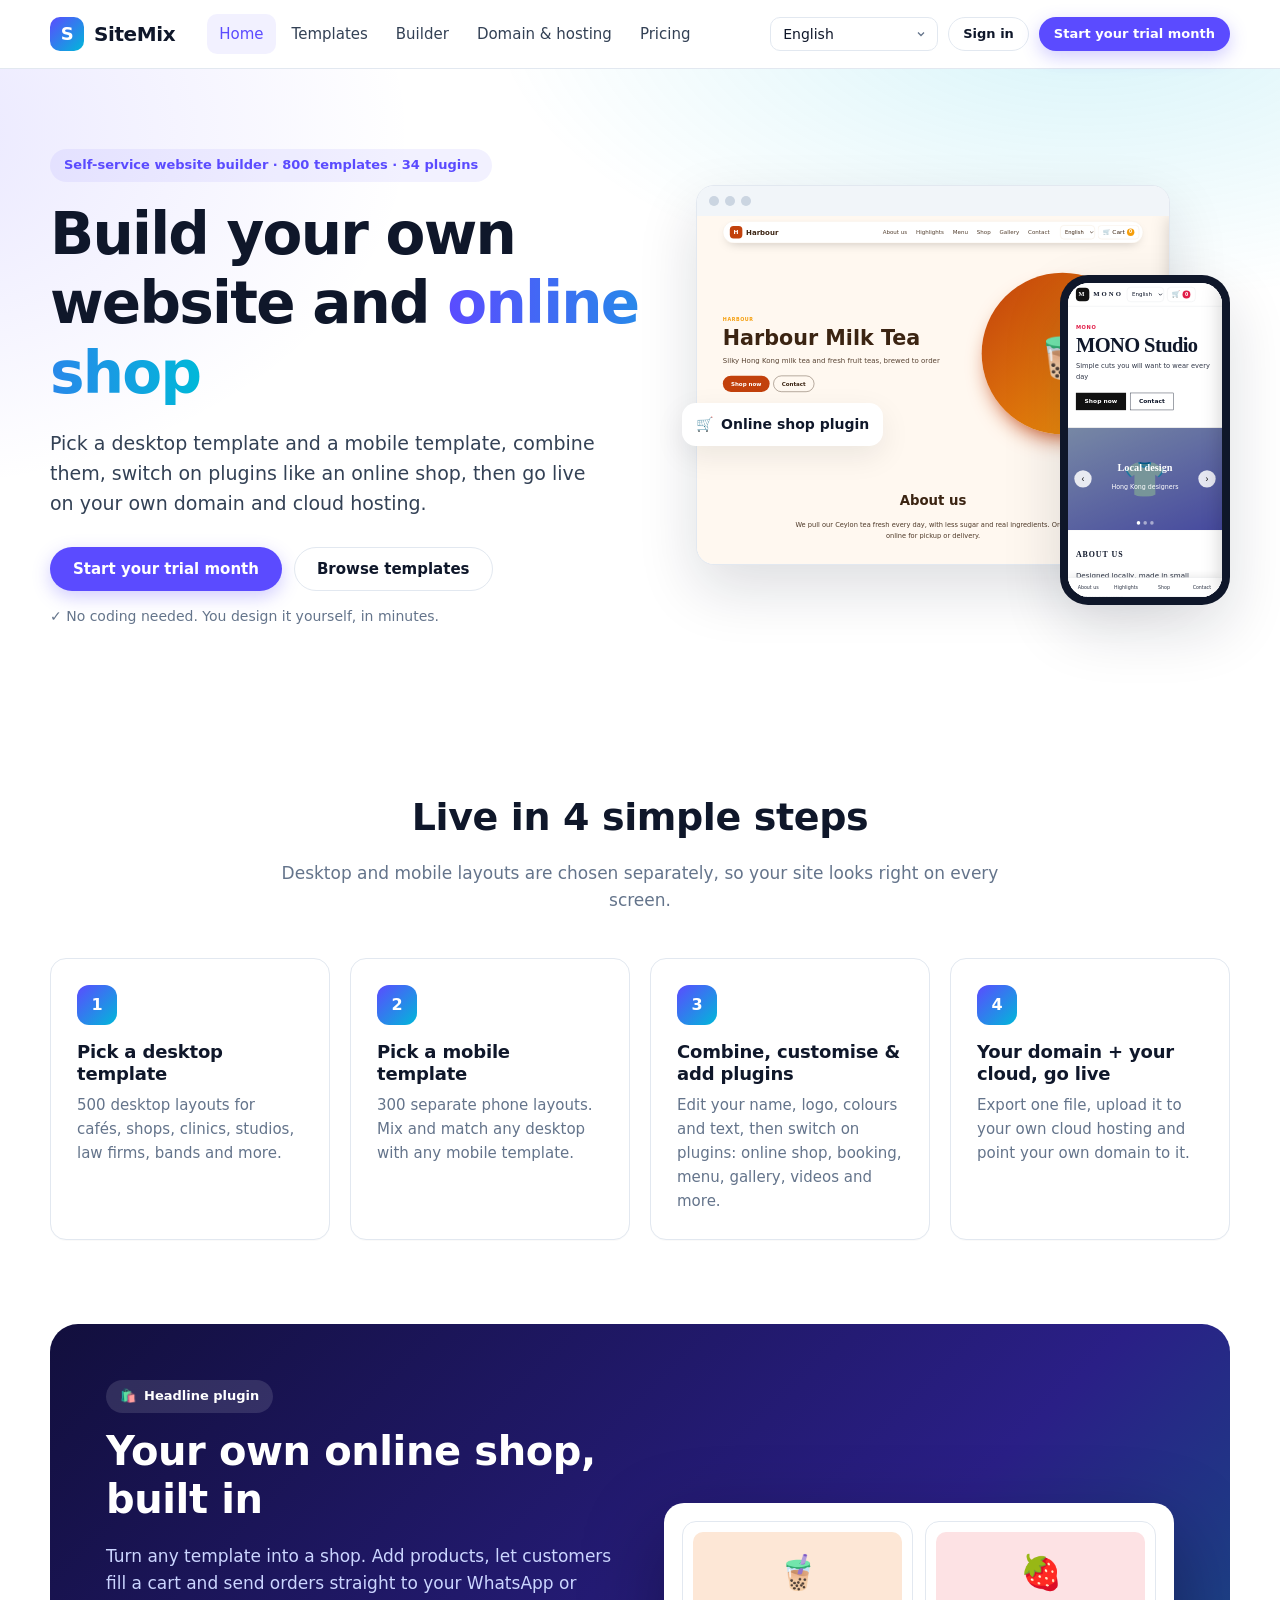
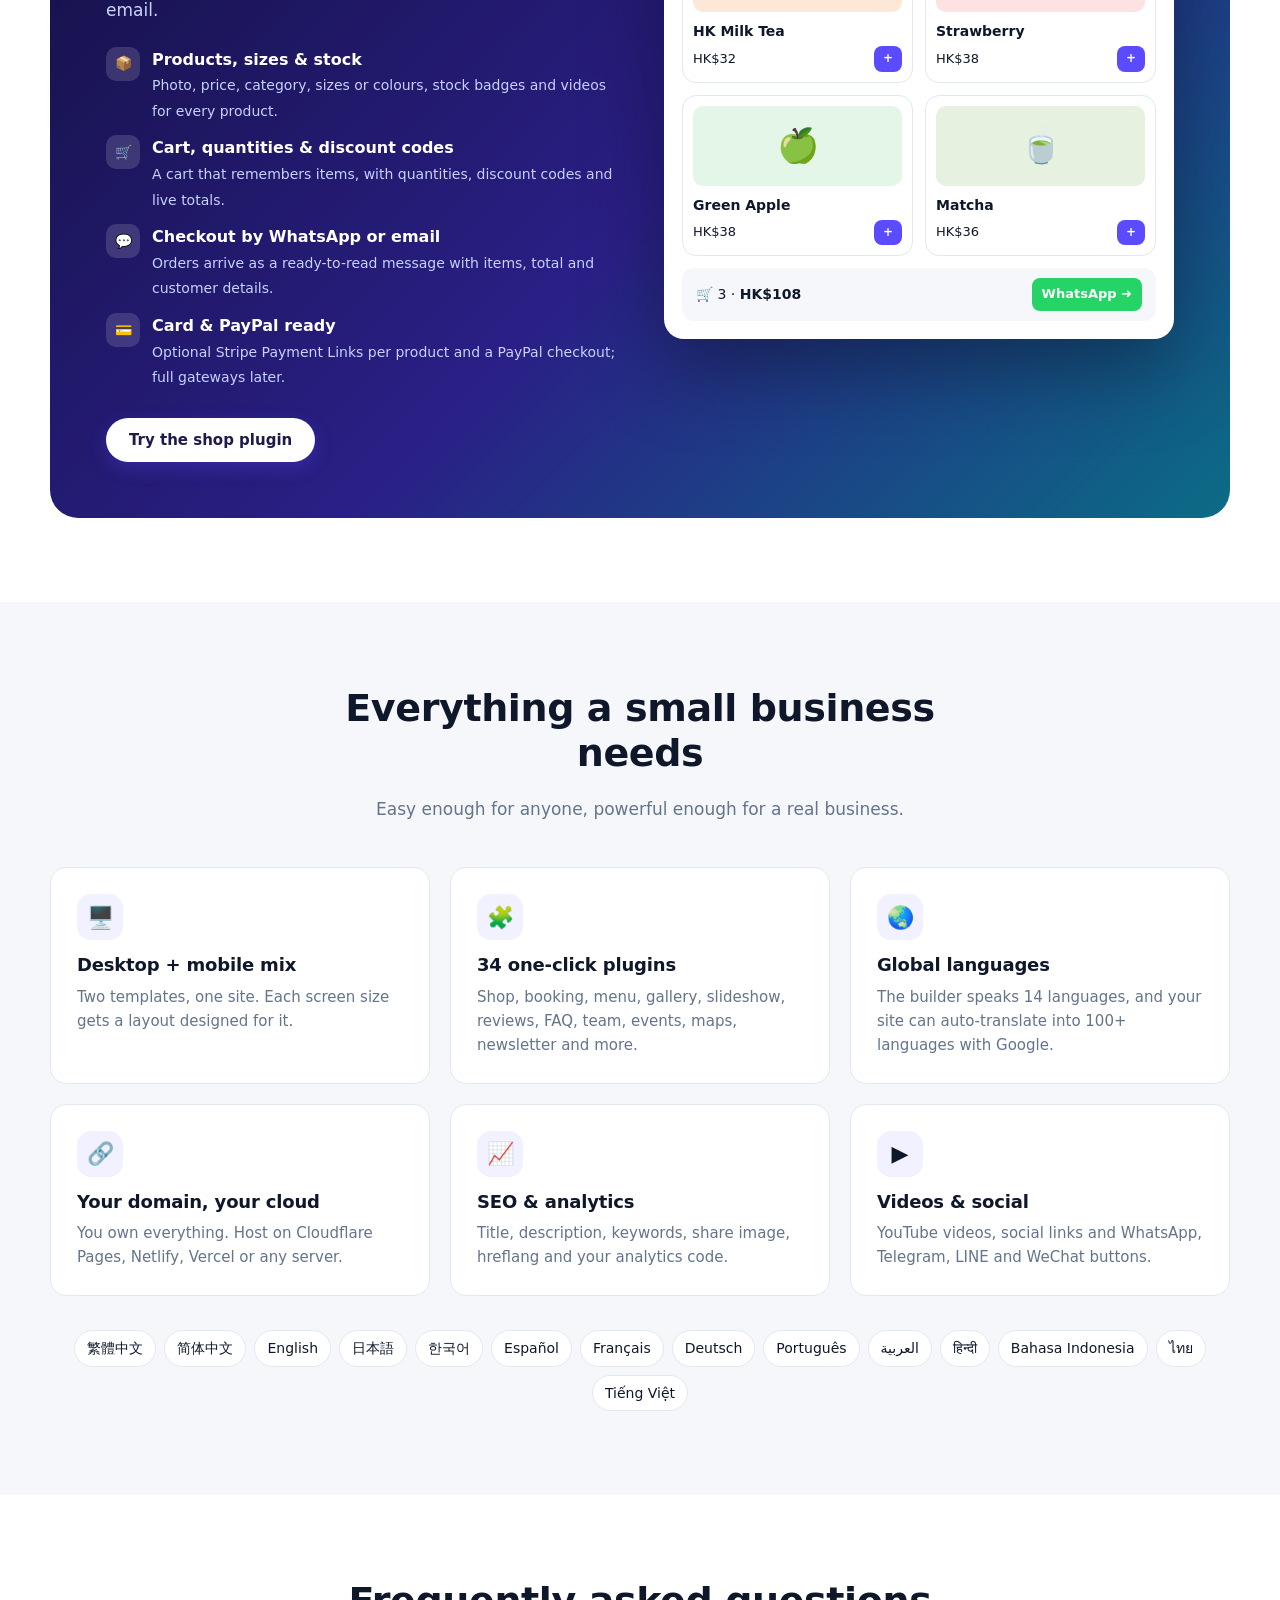
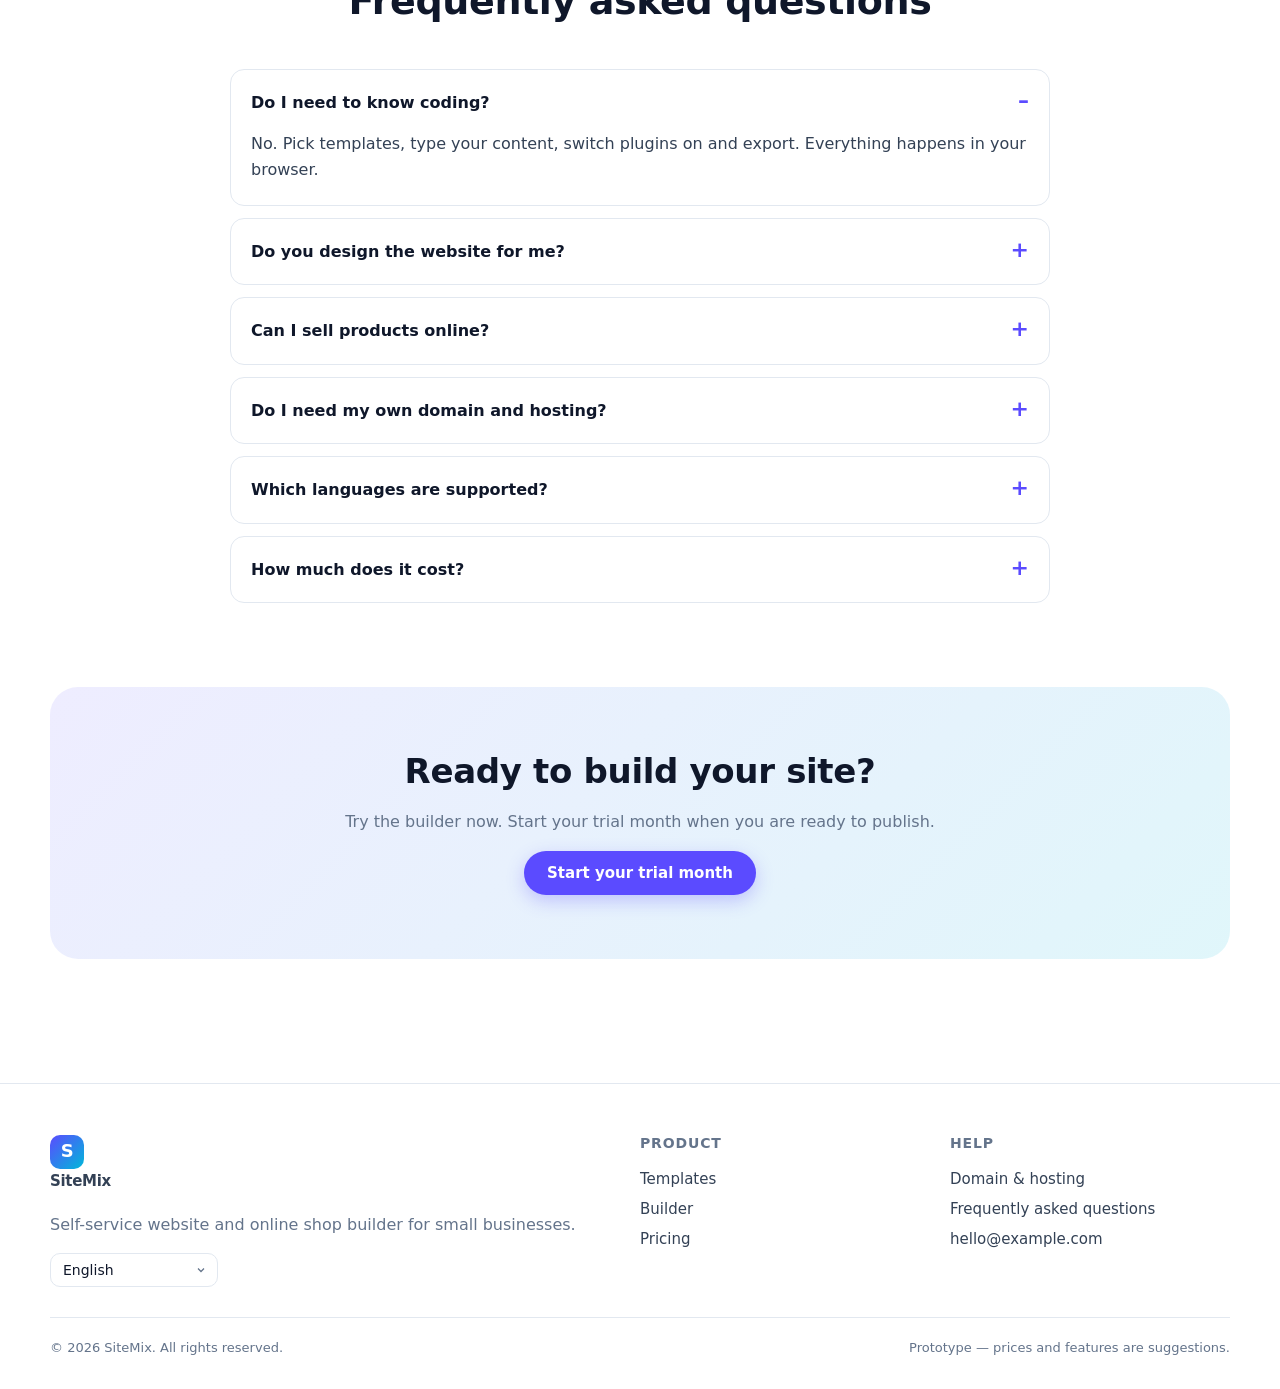
<file: index.html>
<!doctype html>
<html lang="zh-Hant">
<head>
<meta charset="utf-8">
<meta name="viewport" content="width=device-width, initial-scale=1">
<meta name="description" content="">
<link rel="icon" href="data:image/svg+xml,%3Csvg xmlns=%22http://www.w3.org/2000/svg%22 viewBox=%220 0 32 32%22%3E%3Crect width=%2232%22 height=%2232%22 rx=%228%22 fill=%22%235b4bff%22/%3E%3Ctext x=%2216%22 y=%2222%22 font-size=%2218%22 text-anchor=%22middle%22 fill=%22white%22 font-family=%22sans-serif%22 font-weight=%22bold%22%3ES%3C/text%3E%3C/svg%3E">
<link rel="stylesheet" href="assets/css/style.css">
<title>SiteMix</title>
</head>
<body data-page="home" data-title="nav_home">
<header id="site-header"></header>
<main>
<section class="hero">
  <div class="container hero-grid">
    <div>
      <span class="pill" data-i18n="hero_badge"></span>
      <h1><span data-i18n="hero_title"></span> <span class="grad" data-i18n="hero_title2"></span></h1>
      <p class="lead" data-i18n="hero_sub"></p>
      <div class="hero-ctas"><a class="btn" href="builder.html" data-i18n="hero_cta1"></a><a class="btn ghost" href="templates.html" data-i18n="hero_cta2"></a></div>
      <p class="hero-note">✓ <span data-i18n="hero_note"></span></p>
    </div>
    <div class="mock" aria-hidden="true">
      <div class="mock-desk"><div class="mock-bar"><i></i><i></i><i></i></div><div class="mock-scr" id="mock-d" style="position:relative;overflow:hidden;height:calc(100% - 30px)"></div></div>
      <div class="mock-phone"><div class="scr" id="mock-m" style="position:relative"></div></div>
      <div class="mock-tag">🛒 <span data-i18n="mock_tag"></span></div>
    </div>
  </div>
</section>

<section class="sec" id="steps">
  <div class="container">
    <div class="sec-head"><h2 data-i18n="steps_title"></h2><p data-i18n="steps_sub"></p></div>
    <div class="steps">
      <div class="step"><div class="step-num">1</div><h3 data-i18n="step1_t"></h3><p data-i18n="step1_d"></p></div>
      <div class="step"><div class="step-num">2</div><h3 data-i18n="step2_t"></h3><p data-i18n="step2_d"></p></div>
      <div class="step"><div class="step-num">3</div><h3 data-i18n="step3_t"></h3><p data-i18n="step3_d"></p></div>
      <div class="step"><div class="step-num">4</div><h3 data-i18n="step4_t"></h3><p data-i18n="step4_d"></p></div>
    </div>
  </div>
</section>

<section class="sec" style="padding-top:0">
  <div class="container">
    <div class="shop-hl">
      <div>
        <span class="pill">🛍️ <span data-i18n="shop_hl_badge"></span></span>
        <h2 data-i18n="shop_hl_title" style="margin-top:14px"></h2>
        <p data-i18n="shop_hl_sub"></p>
        <ul class="hl-list">
          <li><span class="hl-ico">📦</span><div><b data-i18n="shop_hl_1"></b><span data-i18n="shop_hl_1d"></span></div></li>
          <li><span class="hl-ico">🛒</span><div><b data-i18n="shop_hl_2"></b><span data-i18n="shop_hl_2d"></span></div></li>
          <li><span class="hl-ico">💬</span><div><b data-i18n="shop_hl_3"></b><span data-i18n="shop_hl_3d"></span></div></li>
          <li><span class="hl-ico">💳</span><div><b data-i18n="shop_hl_4"></b><span data-i18n="shop_hl_4d"></span></div></li>
        </ul>
        <a class="btn" href="builder.html?cat=fashion" style="background:#fff;color:#1e1b4b" data-i18n="shop_hl_cta"></a>
      </div>
      <div class="shop-demo" aria-hidden="true">
        <div class="sd-grid">
          <div class="sd-item"><div class="sd-img" style="background:#fde7d6">🧋</div><b data-i18n="demo_p1"></b><div class="sd-row"><span>HK$32</span><span class="sd-add">+</span></div></div>
          <div class="sd-item"><div class="sd-img" style="background:#fde2e4">🍓</div><b data-i18n="demo_p2"></b><div class="sd-row"><span>HK$38</span><span class="sd-add">+</span></div></div>
          <div class="sd-item"><div class="sd-img" style="background:#e3f6e8">🍏</div><b data-i18n="demo_p3"></b><div class="sd-row"><span>HK$38</span><span class="sd-add">+</span></div></div>
          <div class="sd-item"><div class="sd-img" style="background:#e6f1df">🍵</div><b data-i18n="demo_p4"></b><div class="sd-row"><span>HK$36</span><span class="sd-add">+</span></div></div>
        </div>
        <div class="sd-cart"><span>🛒 3 · <b>HK$108</b></span><span class="sd-wa">WhatsApp ➜</span></div>
      </div>
    </div>
  </div>
</section>

<section class="sec soft" id="features">
  <div class="container">
    <div class="sec-head"><h2 data-i18n="feat_title"></h2><p data-i18n="feat_sub"></p></div>
    <div class="features">
      <div class="feature"><div class="f-ico">🖥️</div><h3 data-i18n="feat1_t"></h3><p data-i18n="feat1_d"></p></div>
      <div class="feature"><div class="f-ico">🧩</div><h3 data-i18n="feat2_t"></h3><p data-i18n="feat2_d"></p></div>
      <div class="feature"><div class="f-ico">🌏</div><h3 data-i18n="feat3_t"></h3><p data-i18n="feat3_d"></p></div>
      <div class="feature"><div class="f-ico">🔗</div><h3 data-i18n="feat4_t"></h3><p data-i18n="feat4_d"></p></div>
      <div class="feature"><div class="f-ico">📈</div><h3 data-i18n="feat5_t"></h3><p data-i18n="feat5_d"></p></div>
      <div class="feature"><div class="f-ico">▶️</div><h3 data-i18n="feat6_t"></h3><p data-i18n="feat6_d"></p></div>
    </div>
    <div class="lang-cloud" id="lang-cloud"></div>
  </div>
</section>

<section class="sec" id="faq">
  <div class="container">
    <div class="sec-head"><h2 data-i18n="faq_title"></h2></div>
    <div class="faq">
      <details open><summary data-i18n="faq1_q"></summary><p data-i18n="faq1_a"></p></details>
      <details><summary data-i18n="faq2_q"></summary><p data-i18n="faq2_a"></p></details>
      <details><summary data-i18n="faq3_q"></summary><p data-i18n="faq3_a"></p></details>
      <details><summary data-i18n="faq4_q"></summary><p data-i18n="faq4_a"></p></details>
      <details><summary data-i18n="faq5_q"></summary><p data-i18n="faq5_a"></p></details>
      <details><summary data-i18n="faq6_q"></summary><p data-i18n="faq6_a"></p></details>
    </div>
  </div>
</section>

<section class="sec" style="padding-top:0">
  <div class="container"><div class="cta-band"><h2 data-i18n="cta_title"></h2><p class="muted" data-i18n="cta_sub"></p><a class="btn" href="builder.html" data-i18n="hero_cta1"></a></div></div>
</section>
</main>
<footer id="site-footer"></footer>
<script src="assets/js/config.js"></script>
<script src="assets/js/i18n.js"></script>
<script src="assets/js/app.js"></script>
<script src="assets/js/api.js"></script>
<script src="assets/js/auth.js"></script>
<script src="assets/js/plugins.js"></script>
<script src="assets/js/langs-world.js"></script>
<script src="assets/js/templates.js"></script>
<script>
document.addEventListener('sm:ready', function () {
  function mount(el, html, w, h) {
    var f = document.createElement('iframe'); f.setAttribute('tabindex', '-1'); f.setAttribute('aria-hidden', 'true');
    f.style.width = w + 'px'; f.style.height = h + 'px'; f.srcdoc = html; el.appendChild(f);
    function fit() { var s = el.clientWidth / w; f.style.transform = 'scale(' + s + ')'; f.style.height = (el.clientHeight / s) + 'px'; }
    fit(); window.addEventListener('resize', fit);
  }
  function build() {
    var lang = SM.getLang();
    var a = SM_TPL.sampleState('cafe', lang); a.plugins.whatsapp = false; a.plugins.cookie = false; a.plugins.announce = false;
    var b = SM_TPL.sampleState('fashion', lang); b.plugins.cookie = false; b.plugins.announce = false;
    var d = document.getElementById('mock-d'), m = document.getElementById('mock-m');
    d.innerHTML = ''; m.innerHTML = '';
    mount(d, SM_TPL.generateSite(a, { preview: true }), 1280, 800);
    mount(m, SM_TPL.generateSite(b, { preview: true }), 390, 780);
  }
  build();
  document.addEventListener('sm:lang', build);
  document.getElementById('lang-cloud').innerHTML = SM_LANGS.map(function (l) { return '<span>' + l.name + '</span>'; }).join('');
});
</script>
</body>
</html>
</file>
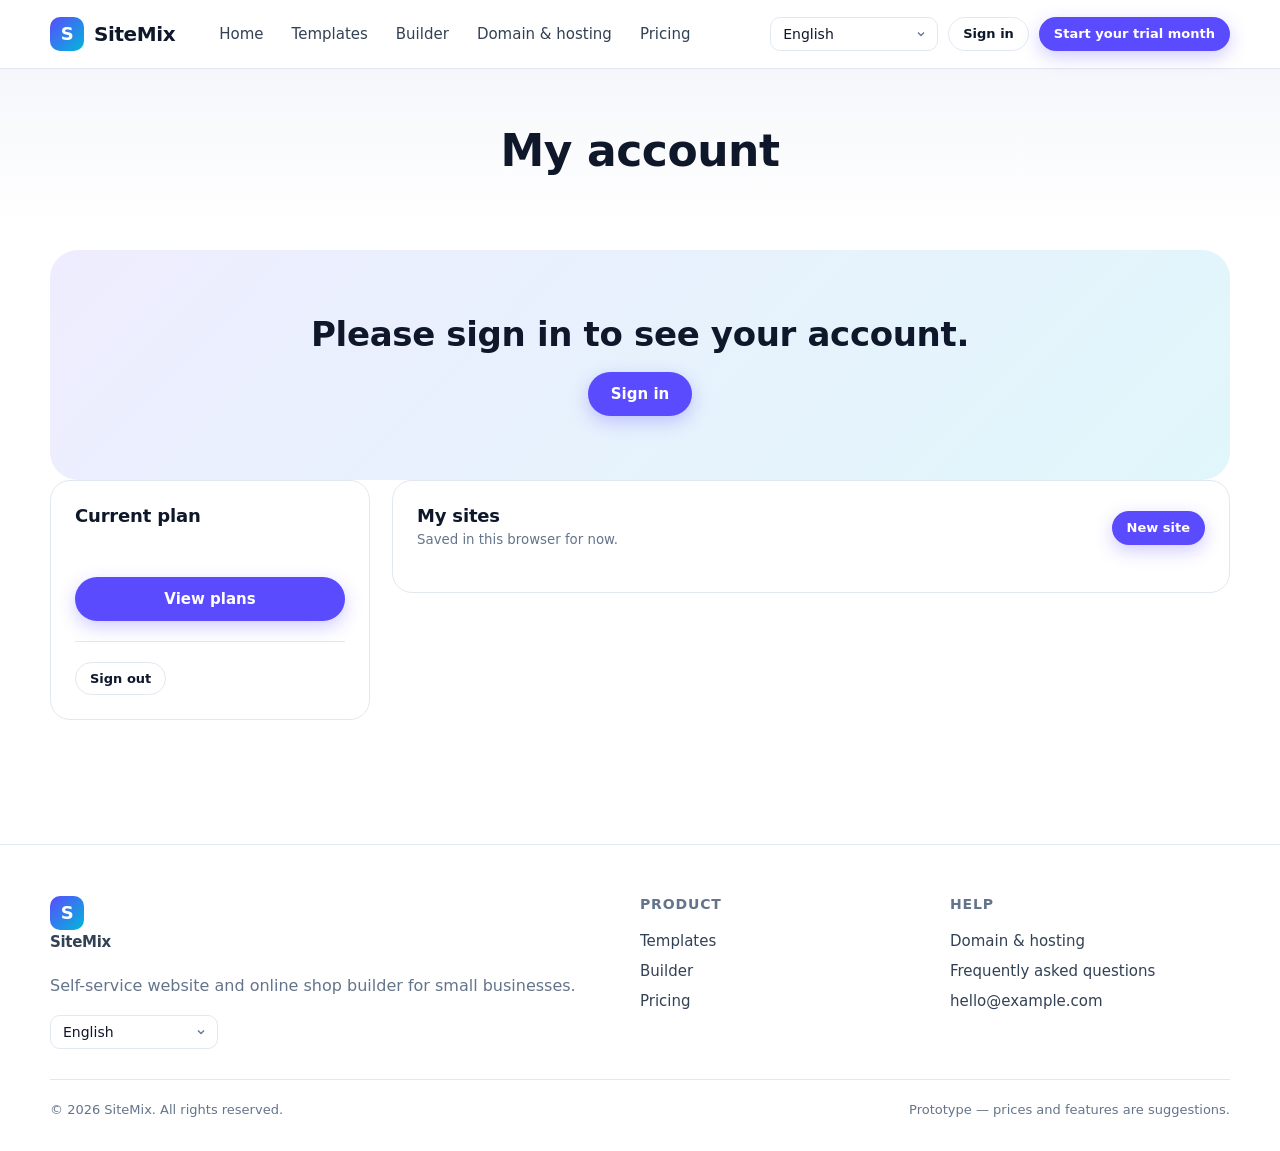
<file: account.html>
<!doctype html>
<html lang="zh-Hant">
<head>
<meta charset="utf-8">
<meta name="viewport" content="width=device-width, initial-scale=1">
<meta name="description" content="">
<link rel="icon" href="data:image/svg+xml,%3Csvg xmlns=%22http://www.w3.org/2000/svg%22 viewBox=%220 0 32 32%22%3E%3Crect width=%2232%22 height=%2232%22 rx=%228%22 fill=%22%235b4bff%22/%3E%3Ctext x=%2216%22 y=%2222%22 font-size=%2218%22 text-anchor=%22middle%22 fill=%22white%22 font-family=%22sans-serif%22 font-weight=%22bold%22%3ES%3C/text%3E%3C/svg%3E">
<link rel="stylesheet" href="assets/css/style.css">
</head>
<body data-page="account" data-title="acc_title">
<header id="site-header"></header>
<main>
<section class="page-head"><div class="container"><h1 id="acc-hello"></h1><p id="acc-sub" class="muted"></p></div></section>
<section class="sec" style="padding-top:20px">
  <div class="container">
    <div id="acc-need" class="cta-band" hidden><h2 data-i18n="acc_need_login"></h2><a class="btn" href="login.html?next=account.html" data-i18n="nav_login"></a></div>
    <div class="dash" id="acc-dash" hidden>
      <div class="dash-card">
        <h2 data-i18n="acc_plan"></h2>
        <div class="hint" id="acc-banner" hidden style="font-size:14px;margin-bottom:10px;background:#dcfce7;color:#166534"></div>
        <div class="plan-badge" id="acc-plan"></div>
        <p class="muted" id="acc-plan-d"></p>
        <a class="btn block" id="acc-upgrade" href="pricing.html" data-i18n="acc_upgrade"></a>
        <div id="acc-billing" style="margin-top:10px"></div>
        <hr style="border:0;border-top:1px solid var(--line);margin:20px 0">
        <p class="muted" style="font-size:14px" id="acc-via"></p>
        <button class="btn ghost sm" type="button" id="acc-out" data-i18n="nav_logout"></button>
      </div>
      <div class="dash-card">
        <div style="display:flex;justify-content:space-between;align-items:center;gap:10px;flex-wrap:wrap"><div><h2 style="margin:0"><span data-i18n="acc_sites"></span> <small class="muted" id="acc-count" style="font-size:13px;font-weight:500"></small></h2><small class="muted" data-i18n="acc_sites_d"></small></div><a class="btn sm" href="builder.html" data-i18n="acc_new"></a></div>
        <div class="sites" id="acc-sites" style="margin-top:16px"></div>
      </div>
    </div>
  </div>
</section>
</main>
<footer id="site-footer"></footer>
<script src="assets/js/config.js"></script>
<script src="assets/js/i18n.js"></script>
<script src="assets/js/app.js"></script>
<script src="assets/js/api.js"></script>
<script src="assets/js/auth.js"></script>
<script src="assets/js/account.js"></script>
</body>
</html>
</file>
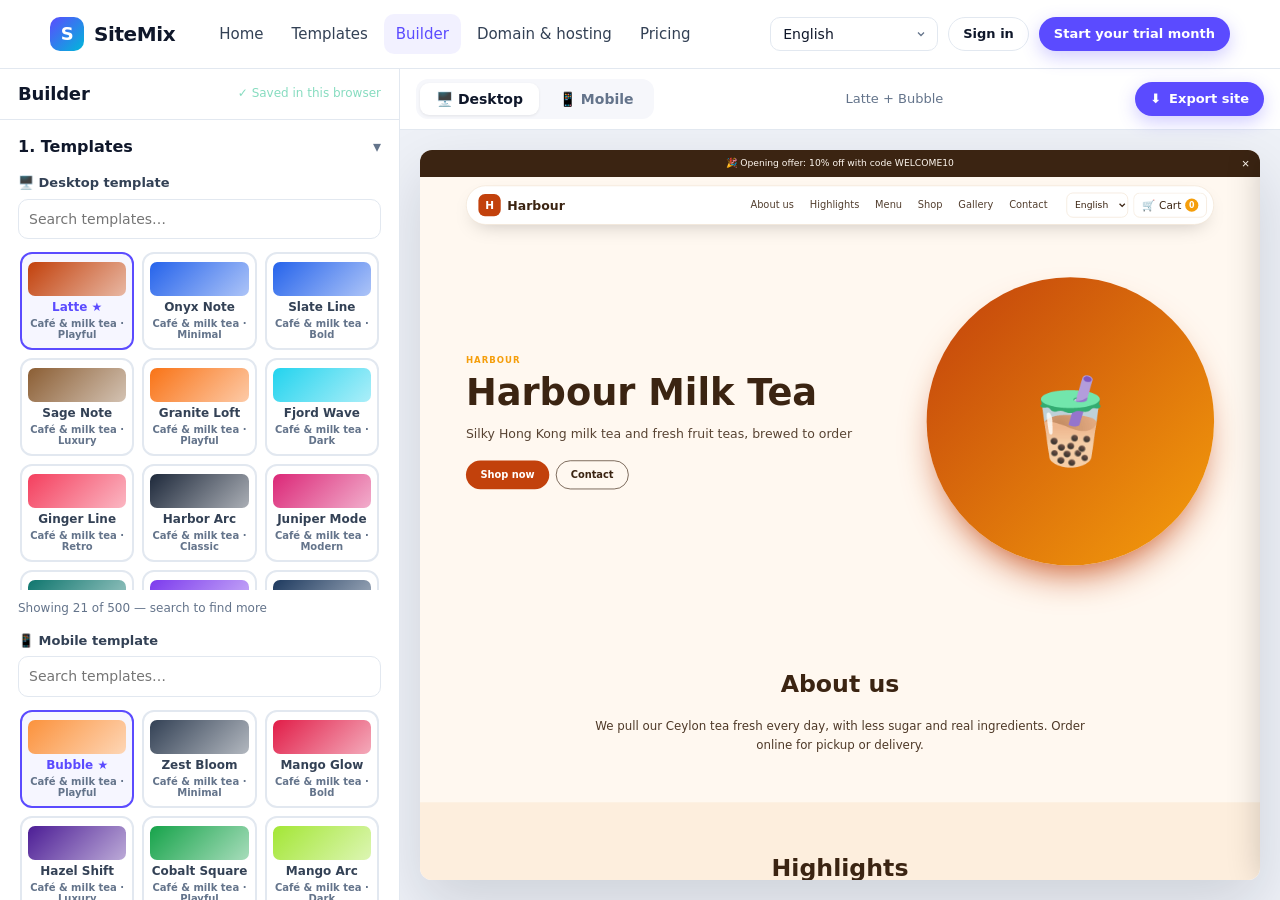
<file: builder.html>
<!doctype html>
<html lang="zh-Hant">
<head>
<meta charset="utf-8">
<meta name="viewport" content="width=device-width, initial-scale=1">
<meta name="description" content="">
<link rel="icon" href="data:image/svg+xml,%3Csvg xmlns=%22http://www.w3.org/2000/svg%22 viewBox=%220 0 32 32%22%3E%3Crect width=%2232%22 height=%2232%22 rx=%228%22 fill=%22%235b4bff%22/%3E%3Ctext x=%2216%22 y=%2222%22 font-size=%2218%22 text-anchor=%22middle%22 fill=%22white%22 font-family=%22sans-serif%22 font-weight=%22bold%22%3ES%3C/text%3E%3C/svg%3E">
<link rel="stylesheet" href="assets/css/style.css">
<title>SiteMix</title>
</head>
<body data-page="builder" data-title="nav_builder">
<header id="site-header"></header>
<main class="builder">
  <aside class="panel" id="panel">
    <div class="panel-top"><h1 data-i18n="b_title"></h1><span class="saved" id="saved" data-i18n="b_saved"></span></div>

    <details class="grp" open><summary data-i18n="b_g_tpl"></summary><div class="grp-body">
      <div class="fld"><span>🖥️ <span data-i18n="b_desktop_tpl"></span></span><div class="tpl-pick" id="pick-d"></div></div>
      <div class="fld"><span>📱 <span data-i18n="b_mobile_tpl"></span></span><div class="tpl-pick" id="pick-m"></div></div>
      <div class="hint" data-i18n="b_tpl_hint"></div>
      <a class="btn ghost sm" href="templates.html" data-i18n="b_browse_all"></a>
      <div class="row2"><select id="sample-cat" class="lang-select" style="width:100%"></select><button class="btn ghost sm" id="load-sample" type="button" data-i18n="b_load_sample"></button></div>
    </div></details>

    <details class="grp" open><summary data-i18n="b_g_content"></summary><div class="grp-body">
      <label class="fld"><span data-i18n="b_name"></span><input type="text" data-k="name" maxlength="80"></label>
      <div class="row2">
        <label class="fld"><span data-i18n="b_logo"></span><input type="text" data-k="logo" maxlength="30"></label>
        <label class="fld"><span data-i18n="b_emoji"></span><input type="text" data-k="emoji" maxlength="8"></label>
      </div>
      <label class="fld"><span data-i18n="b_tagline"></span><input type="text" data-k="tagline" maxlength="160"></label>
      <label class="fld"><span data-i18n="b_about"></span><textarea data-k="about"></textarea></label>
      <label class="fld"><span data-i18n="b_services"></span><textarea data-k="services" rows="4"></textarea><small class="muted" data-i18n="b_services_hint"></small></label>
    </div></details>

    <details class="grp" open><summary data-i18n="b_g_colors"></summary><div class="grp-body">
      <div class="row2">
        <label class="fld"><span data-i18n="b_primary"></span><div class="color-row"><input type="color" data-k="primary"><input type="text" data-k="primary" maxlength="9" style="width:100%;border:1px solid var(--line);border-radius:10px;padding:9px"></div></label>
        <label class="fld"><span data-i18n="b_accent"></span><div class="color-row"><input type="color" data-k="accent"><input type="text" data-k="accent" maxlength="9" style="width:100%;border:1px solid var(--line);border-radius:10px;padding:9px"></div></label>
      </div>
    </div></details>

    <details class="grp" open><summary data-i18n="b_g_plugins"></summary><div class="grp-body">
      <input type="search" id="plugin-search" class="psearch" data-i18n-ph="b_plugin_search">
      <div class="pg-tabs" id="pg-tabs"></div>
      <div id="plugins" class="plist"></div>
    </div></details>

    <details class="grp" open id="grp-shop"><summary>🛍️ <span data-i18n="b_g_shop"></span></summary><div class="grp-body">
      <label class="fld"><span data-i18n="b_currency"></span><input type="text" data-k="currency" maxlength="6"></label>
      <div id="products" style="display:grid;gap:10px"></div>
      <button class="btn ghost sm" type="button" id="add-prod">＋ <span data-i18n="b_add_product"></span></button>
      <label class="fld"><span data-i18n="b_paypalme"></span><input type="text" data-k="paypalMe" placeholder="paypal.me/yourname"></label>
      <div class="hint pay" data-i18n="b_hint_pay"></div>
    </div></details>


    <details class="grp" open><summary data-i18n="b_g_contact"></summary><div class="grp-body">
      <label class="fld"><span data-i18n="b_wa"></span><input type="tel" data-k="wa" placeholder="85291234567"></label>
      <label class="fld"><span data-i18n="b_email"></span><input type="email" data-k="email" placeholder="shop@example.com"></label>
      <div class="hint" data-i18n="b_contact_hint"></div>
    </div></details>

    <details class="grp" id="grp-seo"><summary data-i18n="b_g_seo"></summary><div class="grp-body">
      <label class="fld"><span data-i18n="b_seo_title"></span><input type="text" data-k="seo.title" maxlength="70"></label>
      <label class="fld"><span data-i18n="b_seo_desc"></span><textarea data-k="seo.desc" maxlength="170"></textarea></label>
      <label class="fld"><span data-i18n="b_seo_kw"></span><input type="text" data-k="seo.kw"></label>
      <label class="fld"><span data-i18n="b_seo_og"></span><input type="url" data-k="seo.og" placeholder="https://..."></label>
      <label class="fld"><span data-i18n="b_seo_url"></span><input type="url" data-k="seo.url" placeholder="https://www.your-domain.com/"></label>
    </div></details>

    <details class="grp" id="grp-analytics"><summary data-i18n="b_g_analytics"></summary><div class="grp-body">
      <label class="fld"><span data-i18n="b_analytics"></span><textarea data-k="analytics" rows="4" placeholder="&lt;script async src=&quot;https://www.googletagmanager.com/gtag/js?id=G-XXXX&quot;&gt;&lt;/script&gt;"></textarea></label>
      <div class="hint" data-i18n="b_analytics_hint"></div>
    </div></details>

    <details class="grp" id="grp-lang"><summary data-i18n="b_g_langs"></summary><div class="grp-body">
      <label class="fld"><span data-i18n="b_default_lang"></span><select data-k="lang" id="site-lang"></select></label>
      <div class="fld"><span data-i18n="b_site_langs"></span><div class="langs-pick" id="site-langs"></div></div>
      <div class="hint" data-i18n="b_lang_hint"></div>
    </div></details>

    <details class="grp" id="grp-autotr" open><summary>🈯 <span data-i18n="b_g_autotr"></span></summary><div class="grp-body">
      <div class="fld"><span data-i18n="b_tr_mode"></span>
        <label class="toggle"><div><b><input type="radio" name="trmode" value="api"> <span data-i18n="b_tr_api"></span></b><small data-i18n="b_tr_api_d"></small><small id="tr-api-state"></small></div></label>
        <label class="toggle"><div><b><input type="radio" name="trmode" value="widget"> <span data-i18n="b_tr_widget"></span></b><small data-i18n="b_tr_widget_d"></small></div></label>
      </div>
      <div id="tr-api-box" style="display:grid;gap:10px">
        <div class="fld"><span data-i18n="b_tr_langs"></span><input type="search" id="tr-lang-search" class="psearch" data-i18n-ph="b_tr_lang_search"><div class="langs-pick tr-langs" id="tr-langs"></div>
          <div class="row2"><button class="btn ghost sm" type="button" id="tr-all" data-i18n="b_tr_all"></button><button class="btn ghost sm" type="button" id="tr-none" data-i18n="b_tr_none"></button></div></div>
        <button class="btn sm" type="button" id="tr-run" data-i18n="b_tr_run"></button>
        <div class="hint" id="tr-status"></div>
        <div class="fld"><span data-i18n="b_tr_edit"></span><select id="tr-edit-lang"></select><div id="tr-edit" class="tr-edit"></div></div>
      </div>
      <div class="hint" id="tr-widget-box" data-i18n="b_tr_widget_note"></div>
    </div></details>

    <details class="grp" open><summary data-i18n="b_g_publish"></summary><div class="grp-body">
      <div class="hint pay" id="publish-note" data-i18n="b_publish_note"></div>
      <button class="btn block" id="publish" type="button" hidden data-i18n="api_publish"></button>
      <div class="hint" id="publish-result" hidden style="font-size:13px"></div>
      <button class="btn block" id="export" type="button">⬇ <span data-i18n="b_export"></span></button>
      <div class="row2"><button class="btn ghost sm" id="export-json" type="button" data-i18n="b_export_json"></button><label class="btn ghost sm" style="cursor:pointer"><span data-i18n="b_import_json"></span><input type="file" id="import-json" accept="application/json,.json" hidden></label></div>
      <button class="btn ghost sm" id="save-site" type="button">💾 <span data-i18n="b_save_site"></span></button>
      <button class="btn ghost sm" id="reset" type="button" data-i18n="b_reset"></button>
      <a class="hint" href="domain.html" style="text-decoration:none">🔗 <span data-i18n="b_next_domain"></span></a>
    </div></details>
  </aside>

  <section class="stage">
    <div class="stage-bar">
      <div class="tabs" id="view-tabs"><button type="button" class="on" data-v="d">🖥️ <span data-i18n="b_view_desktop"></span></button><button type="button" data-v="m">📱 <span data-i18n="b_view_mobile"></span></button></div>
      <span class="muted" style="font-size:13px" id="combo"></span>
      <button class="btn sm" id="export2" type="button">⬇ <span data-i18n="b_export"></span></button>
    </div>
    <div class="stage-view" id="stage"><div class="frame-wrap" id="fw"><iframe id="preview" title="preview"></iframe></div></div>
  </section>
</main>
<script src="assets/js/config.js"></script>
<script src="assets/js/i18n.js"></script>
<script src="assets/js/app.js"></script>
<script src="assets/js/api.js"></script>
<script src="assets/js/auth.js"></script>
<script src="assets/js/plugins.js"></script>
<script src="assets/js/langs-world.js"></script>
<script src="assets/js/templates.js"></script>
<script src="assets/js/builder.js"></script>
</body>
</html>
</file>
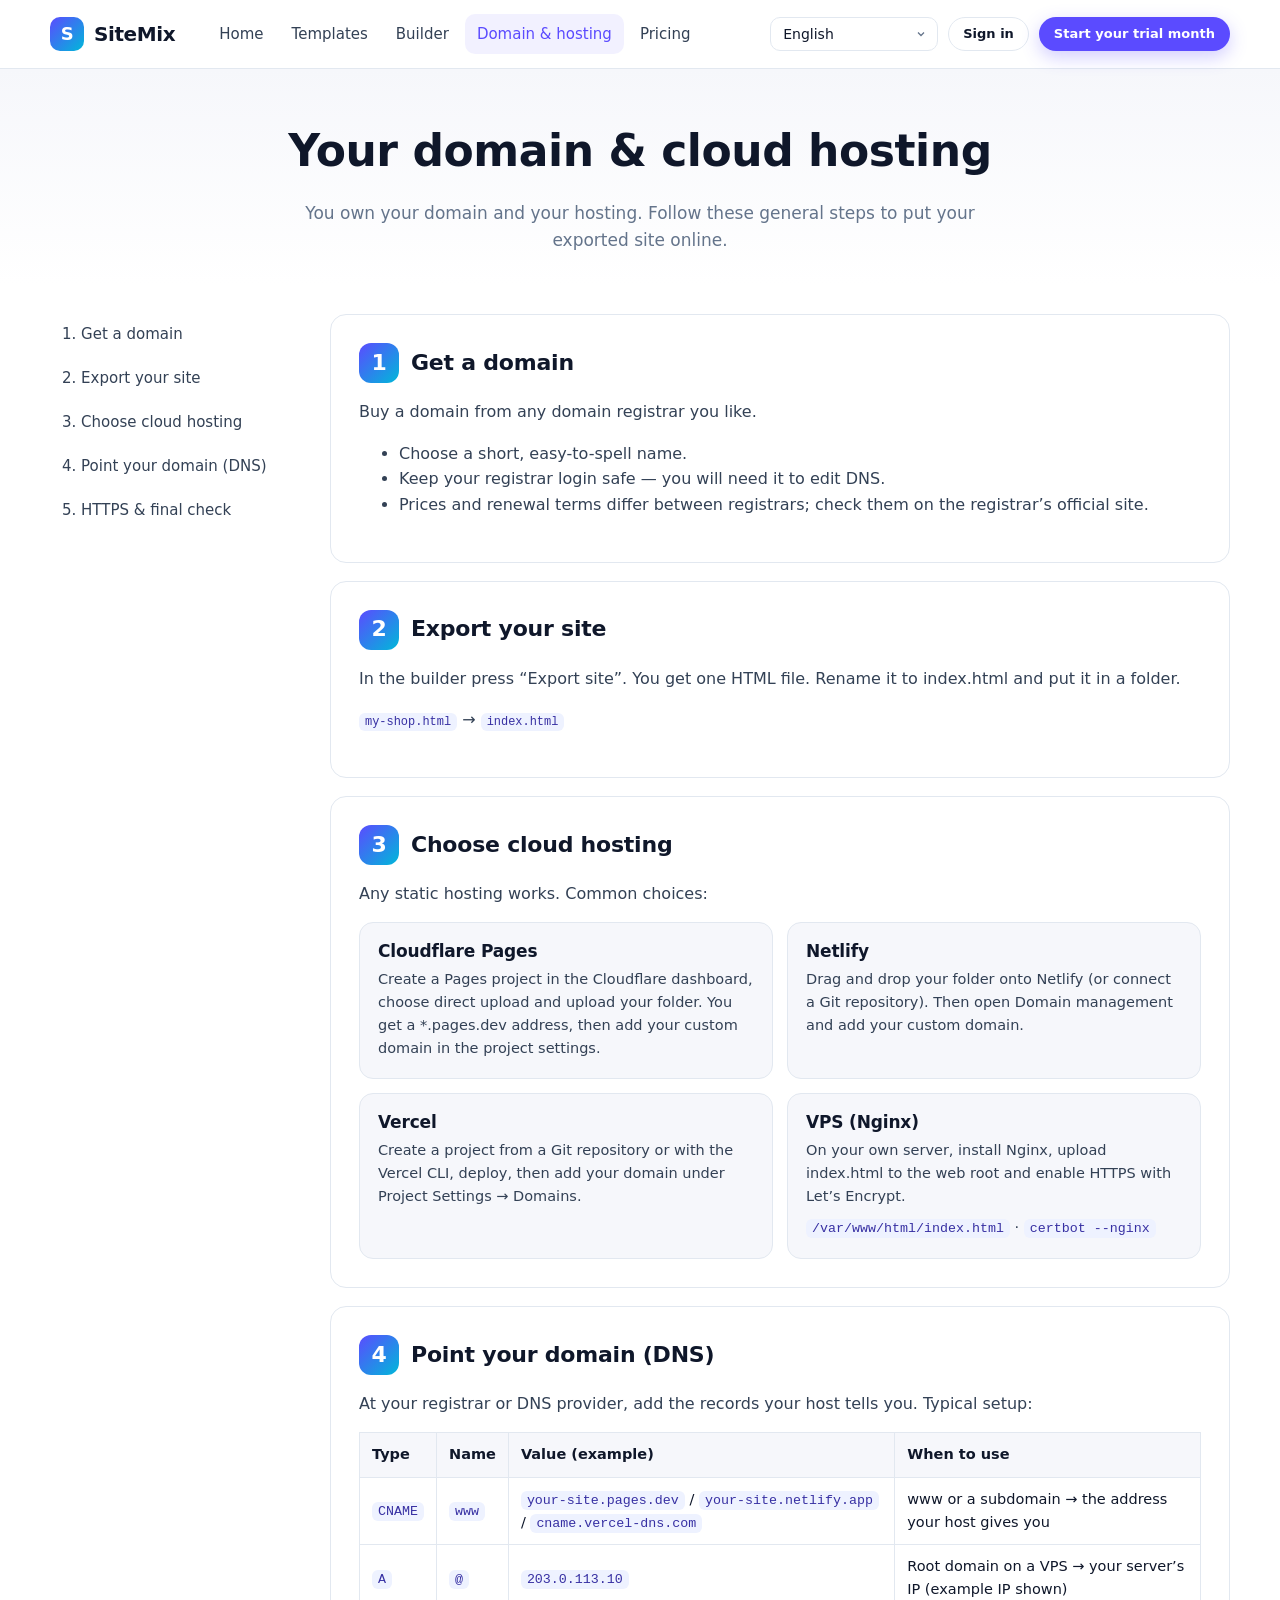
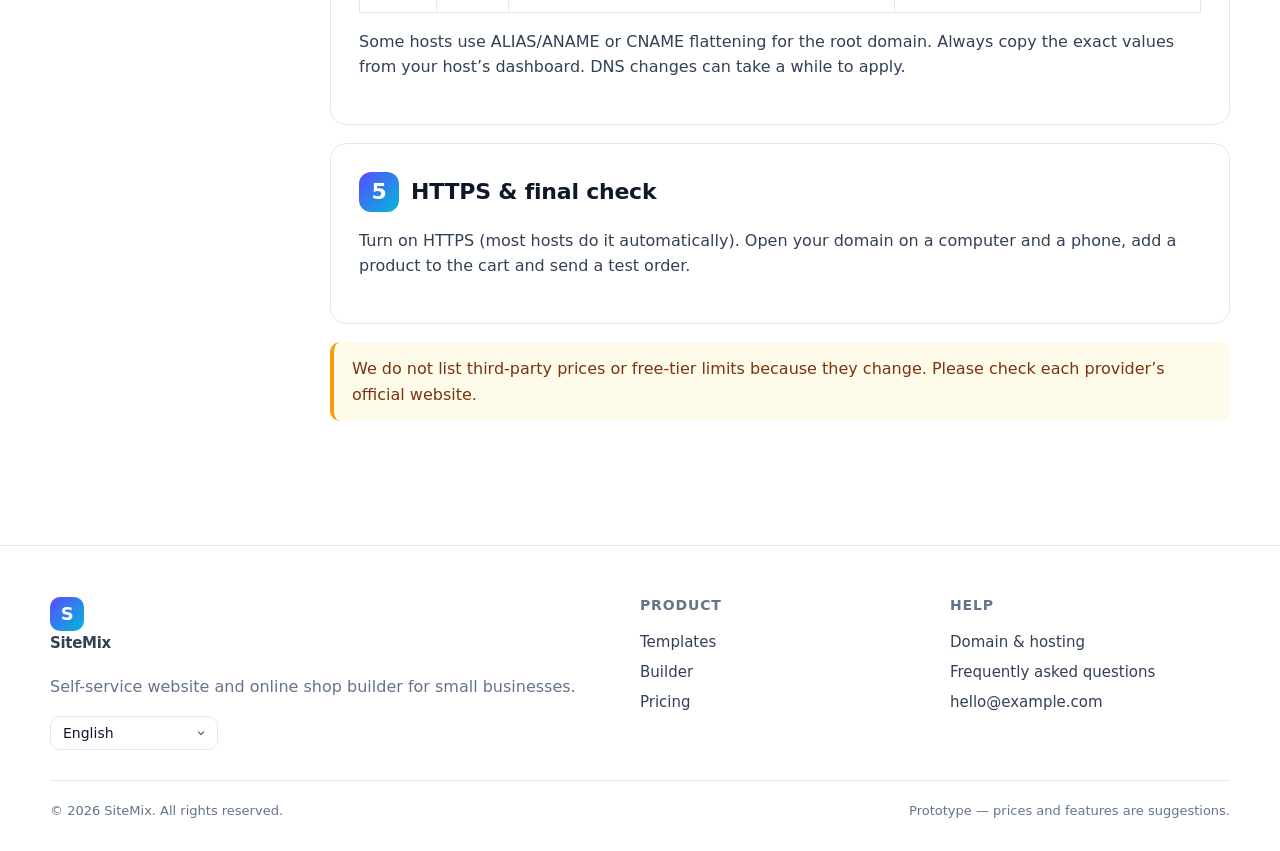
<file: domain.html>
<!doctype html>
<html lang="zh-Hant">
<head>
<meta charset="utf-8">
<meta name="viewport" content="width=device-width, initial-scale=1">
<meta name="description" content="">
<link rel="icon" href="data:image/svg+xml,%3Csvg xmlns=%22http://www.w3.org/2000/svg%22 viewBox=%220 0 32 32%22%3E%3Crect width=%2232%22 height=%2232%22 rx=%228%22 fill=%22%235b4bff%22/%3E%3Ctext x=%2216%22 y=%2222%22 font-size=%2218%22 text-anchor=%22middle%22 fill=%22white%22 font-family=%22sans-serif%22 font-weight=%22bold%22%3ES%3C/text%3E%3C/svg%3E">
<link rel="stylesheet" href="assets/css/style.css">
<title>SiteMix</title>
</head>
<body data-page="domain" data-title="nav_domain">
<header id="site-header"></header>
<main>
<section class="page-head"><div class="container"><h1 data-i18n="d_title"></h1><p data-i18n="d_sub"></p></div></section>
<section class="sec" style="padding-top:30px">
  <div class="container guide">
    <nav class="toc">
      <a href="#g1">1. <span data-i18n="d_s1_t"></span></a>
      <a href="#g2">2. <span data-i18n="d_s2_t"></span></a>
      <a href="#g3">3. <span data-i18n="d_s3_t"></span></a>
      <a href="#g4">4. <span data-i18n="d_s4_t"></span></a>
      <a href="#g5">5. <span data-i18n="d_s5_t"></span></a>
    </nav>
    <div>
      <div class="g-step" id="g1"><h2><span class="step-num">1</span><span data-i18n="d_s1_t"></span></h2><p data-i18n="d_s1_d"></p><ul><li data-i18n="d_s1_l1"></li><li data-i18n="d_s1_l2"></li><li data-i18n="d_s1_l3"></li></ul></div>
      <div class="g-step" id="g2"><h2><span class="step-num">2</span><span data-i18n="d_s2_t"></span></h2><p data-i18n="d_s2_d"></p><p><code>my-shop.html</code> → <code>index.html</code></p></div>
      <div class="g-step" id="g3"><h2><span class="step-num">3</span><span data-i18n="d_s3_t"></span></h2><p data-i18n="d_s3_d"></p>
        <div class="hosts">
          <div class="host"><h3>Cloudflare Pages</h3><p data-i18n="host_cf"></p></div>
          <div class="host"><h3>Netlify</h3><p data-i18n="host_nf"></p></div>
          <div class="host"><h3>Vercel</h3><p data-i18n="host_vc"></p></div>
          <div class="host"><h3>VPS (Nginx)</h3><p data-i18n="host_vps"></p><p style="margin-top:8px"><code>/var/www/html/index.html</code> · <code>certbot --nginx</code></p></div>
        </div>
      </div>
      <div class="g-step" id="g4"><h2><span class="step-num">4</span><span data-i18n="d_s4_t"></span></h2><p data-i18n="d_s4_d"></p>
        <table class="dns"><thead><tr><th data-i18n="d_type"></th><th data-i18n="d_name"></th><th data-i18n="d_value"></th><th data-i18n="d_when"></th></tr></thead>
        <tbody>
          <tr><td><code>CNAME</code></td><td><code>www</code></td><td><code>your-site.pages.dev</code> / <code>your-site.netlify.app</code> / <code>cname.vercel-dns.com</code></td><td data-i18n="d_cname_when"></td></tr>
          <tr><td><code>A</code></td><td><code>@</code></td><td><code>203.0.113.10</code></td><td data-i18n="d_a_when"></td></tr>
        </tbody></table>
        <p class="muted" data-i18n="d_s4_note"></p>
      </div>
      <div class="g-step" id="g5"><h2><span class="step-num">5</span><span data-i18n="d_s5_t"></span></h2><p data-i18n="d_s5_d"></p></div>
      <div class="note" data-i18n="d_note"></div>
    </div>
  </div>
</section>
</main>
<footer id="site-footer"></footer>
<script src="assets/js/config.js"></script>
<script src="assets/js/i18n.js"></script>
<script src="assets/js/app.js"></script>
<script src="assets/js/api.js"></script>
<script src="assets/js/auth.js"></script>
</body>
</html>
</file>
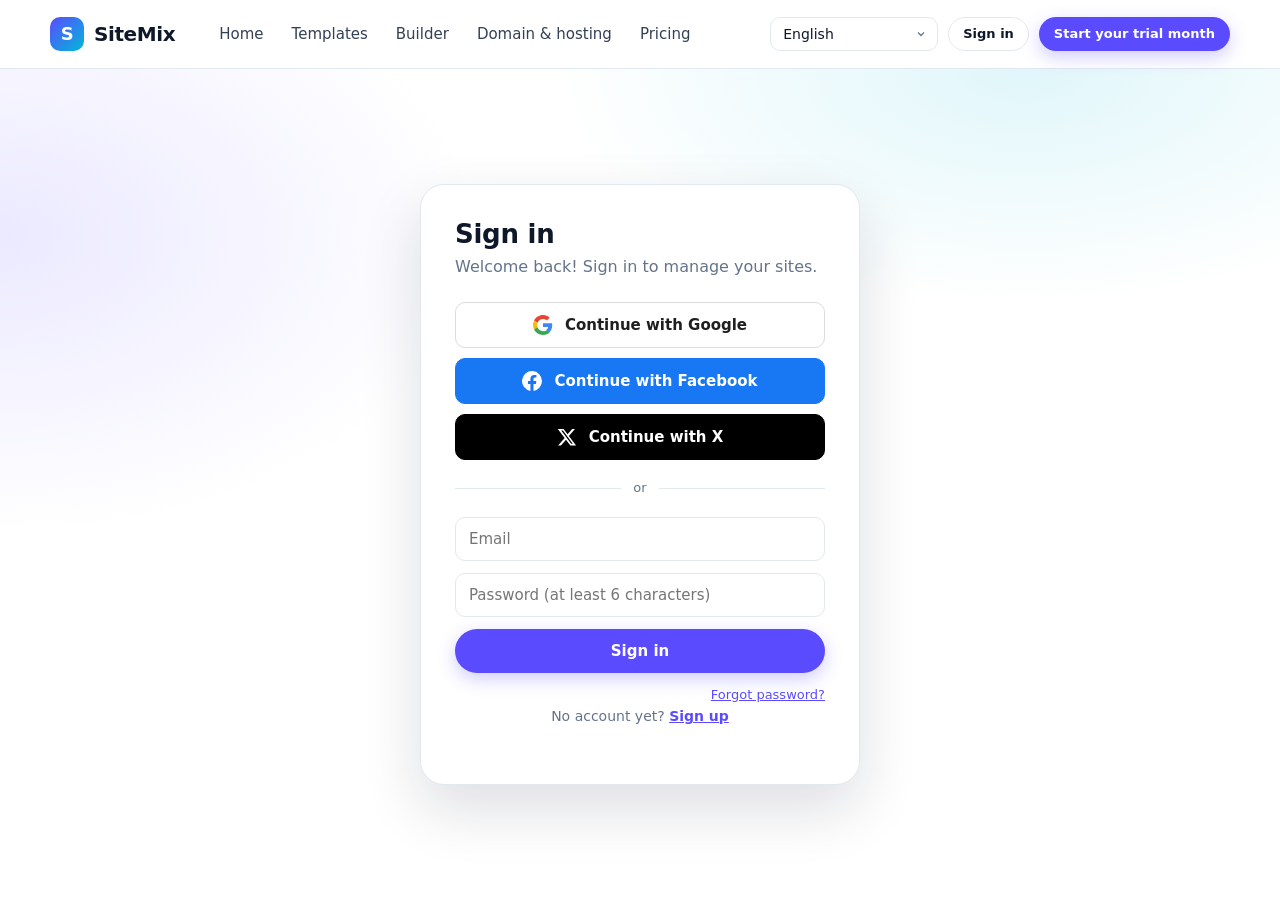
<file: login.html>
<!doctype html>
<html lang="zh-Hant">
<head>
<meta charset="utf-8">
<meta name="viewport" content="width=device-width, initial-scale=1">
<meta name="description" content="">
<link rel="icon" href="data:image/svg+xml,%3Csvg xmlns=%22http://www.w3.org/2000/svg%22 viewBox=%220 0 32 32%22%3E%3Crect width=%2232%22 height=%2232%22 rx=%228%22 fill=%22%235b4bff%22/%3E%3Ctext x=%2216%22 y=%2222%22 font-size=%2218%22 text-anchor=%22middle%22 fill=%22white%22 font-family=%22sans-serif%22 font-weight=%22bold%22%3ES%3C/text%3E%3C/svg%3E">
<link rel="stylesheet" href="assets/css/style.css">
</head>
<body data-page="login" data-title="au_login_title" data-mode="login">
<header id="site-header"></header>
<main class="auth-wrap">
  <div class="auth-card">
    <h1 data-i18n="au_login_title"></h1>
    <p data-i18n="au_login_sub"></p>
    <div class="sso">
      <button type="button" class="sso-btn google" data-provider="google"><svg viewBox="0 0 48 48" aria-hidden="true"><path fill="#EA4335" d="M24 9.5c3.5 0 6.6 1.2 9.1 3.6l6.8-6.8C35.8 2.4 30.3 0 24 0 14.6 0 6.6 5.4 2.6 13.2l7.9 6.2C12.4 13.6 17.7 9.5 24 9.5z"/><path fill="#4285F4" d="M46.1 24.5c0-1.6-.1-3.1-.4-4.5H24v9h12.4c-.5 2.9-2.2 5.3-4.6 6.9l7.4 5.8c4.3-4 6.9-9.9 6.9-17.2z"/><path fill="#FBBC05" d="M10.5 28.6c-.5-1.4-.8-3-.8-4.6s.3-3.2.8-4.6l-7.9-6.2C.9 16.5 0 20.1 0 24s.9 7.5 2.6 10.8l7.9-6.2z"/><path fill="#34A853" d="M24 48c6.5 0 11.9-2.1 15.9-5.8l-7.4-5.8c-2.1 1.4-4.8 2.3-8.5 2.3-6.3 0-11.6-4.2-13.5-9.9l-7.9 6.2C6.6 42.6 14.6 48 24 48z"/></svg><span data-i18n="au_google"></span></button>
      <button type="button" class="sso-btn facebook" data-provider="facebook"><svg viewBox="0 0 24 24" aria-hidden="true"><path fill="#fff" d="M24 12a12 12 0 1 0-13.9 11.9v-8.4H7.1V12h3V9.4c0-3 1.8-4.7 4.5-4.7 1.3 0 2.7.2 2.7.2v3h-1.5c-1.5 0-2 .9-2 1.9V12h3.4l-.5 3.5h-2.9v8.4A12 12 0 0 0 24 12z"/></svg><span data-i18n="au_facebook"></span></button>
      <button type="button" class="sso-btn x" data-provider="x"><svg viewBox="0 0 24 24" aria-hidden="true"><path fill="#fff" d="M18.2 2.3h3.4l-7.4 8.4 8.7 11.5h-6.8l-5.3-7-6.1 7H1.3l7.9-9L.9 2.3h7l4.8 6.4 5.5-6.4zm-1.2 17.9h1.9L7.1 4.2H5.1L17 20.2z"/></svg><span data-i18n="au_x"></span></button>
    </div>
    <div class="or" data-i18n="au_or"></div>
    <form class="auth-form" id="auth-form" novalidate>
      
      <input name="email" type="email" autocomplete="email" required data-i18n-ph="au_email">
      <input name="password" type="password" autocomplete="current-password" required minlength="8" data-i18n-ph="au_password">
      <button class="btn block" type="submit" data-i18n="au_login_btn"></button>
      <a href="#" id="forgot" style="font-size:13px;color:var(--brand);text-align:end" data-i18n="au_forgot"></a>
    </form>
    <div class="auth-msg" id="auth-msg" role="status" style="margin-top:14px"></div>
    <div class="demo-box" id="demo-box" hidden><b>🧪 <span data-i18n="au_demo_title"></span></b><span data-i18n="au_demo_d"></span><div style="margin-top:10px"><button type="button" class="btn sm" id="demo-btn" data-i18n="au_demo_btn"></button></div></div>
    <p class="auth-alt"><span data-i18n="au_no_acc"></span> <a href="signup.html" data-i18n="au_signup_link"></a></p>
  </div>
</main>
<script src="assets/js/config.js"></script>
<script src="assets/js/i18n.js"></script>
<script src="assets/js/app.js"></script>
<script src="assets/js/api.js"></script>
<script src="assets/js/auth.js"></script>
<script src="assets/js/auth-page.js"></script>
</body>
</html>
</file>
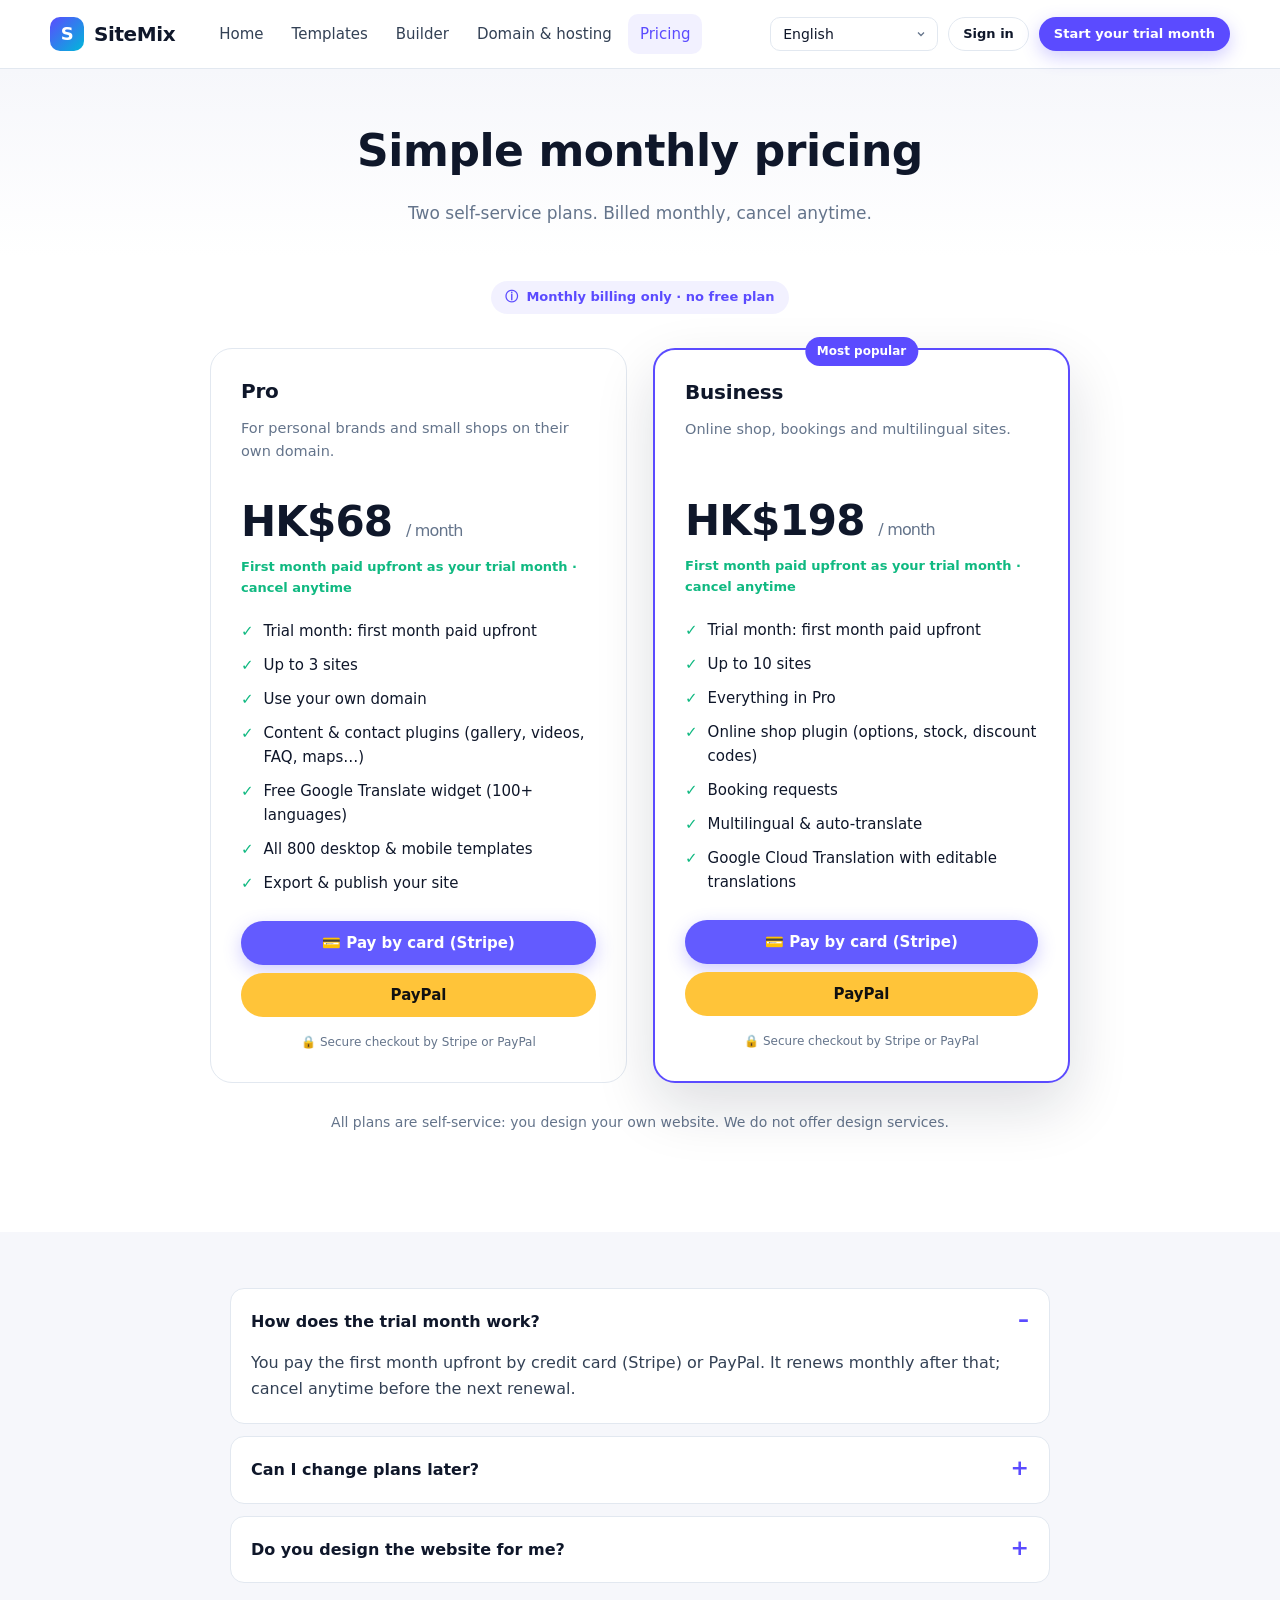
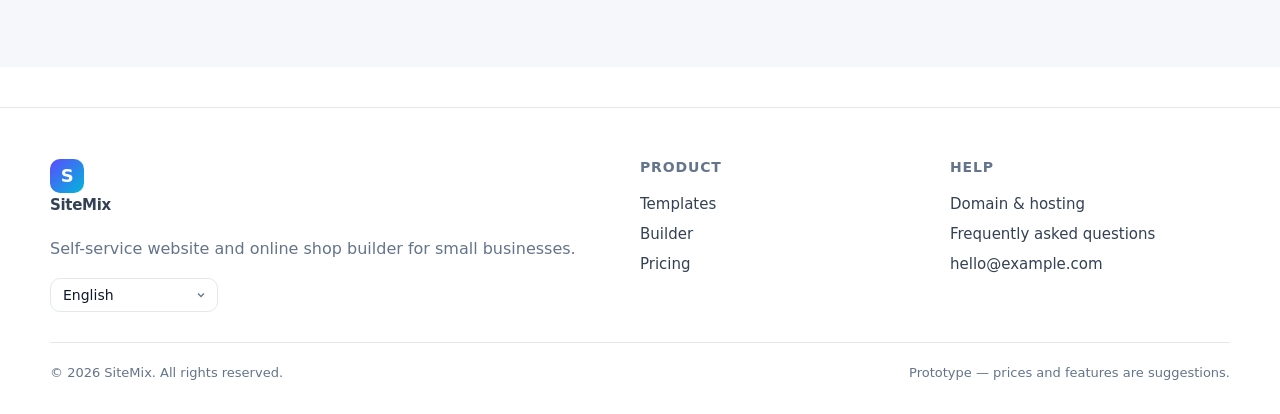
<file: pricing.html>
<!doctype html>
<html lang="zh-Hant">
<head>
<meta charset="utf-8">
<meta name="viewport" content="width=device-width, initial-scale=1">
<meta name="description" content="">
<link rel="icon" href="data:image/svg+xml,%3Csvg xmlns=%22http://www.w3.org/2000/svg%22 viewBox=%220 0 32 32%22%3E%3Crect width=%2232%22 height=%2232%22 rx=%228%22 fill=%22%235b4bff%22/%3E%3Ctext x=%2216%22 y=%2222%22 font-size=%2218%22 text-anchor=%22middle%22 fill=%22white%22 font-family=%22sans-serif%22 font-weight=%22bold%22%3ES%3C/text%3E%3C/svg%3E">
<link rel="stylesheet" href="assets/css/style.css">
<title>SiteMix</title>
<style>
.pay-btns{display:grid;gap:8px}
.btn.stripe{background:#635bff;box-shadow:0 6px 18px rgba(99,91,255,.3)}
.btn.paypal{background:#ffc439;color:#111;box-shadow:none}
.pp-box{min-height:0}
.pay-msg{display:none;font-size:13px;line-height:1.45;background:#fffbeb;border:1px dashed #f59e0b;color:#92400e;border-radius:10px;padding:10px 12px}
.pay-msg.on{display:block}
.secure{font-size:12px;color:var(--muted);text-align:center}
</style>
</head>
<body data-page="pricing" data-title="nav_pricing">
<header id="site-header"></header>
<main>
<section class="page-head"><div class="container"><h1 data-i18n="pr_title"></h1><p data-i18n="pr_sub"></p></div></section>
<section class="sec" style="padding-top:24px">
  <div class="container">
    <p style="text-align:center;margin:0 0 34px"><span class="pill">ⓘ <span data-i18n="pr_monthly_only"></span></span></p>
    <div class="plans" id="plans"></div>
    <p class="ph-note" data-i18n="pr_selfservice" style="margin-top:28px;font-size:14px"></p>
  </div>
</section>
<section class="sec soft" style="padding-top:56px">
  <div class="container">
    <div class="faq">
      <details open><summary data-i18n="pr_faq1_q"></summary><p data-i18n="pr_faq1_a"></p></details>
      <details><summary data-i18n="pr_faq2_q"></summary><p data-i18n="pr_faq2_a"></p></details>
      <details><summary data-i18n="faq2_q"></summary><p data-i18n="faq2_a"></p></details>
    </div>
  </div>
</section>
</main>
<footer id="site-footer"></footer>
<script src="assets/js/config.js"></script>
<script src="assets/js/i18n.js"></script>
<script src="assets/js/app.js"></script>
<script src="assets/js/api.js"></script>
<script src="assets/js/auth.js"></script>
<script src="assets/js/pricing.js"></script>
</body>
</html>
</file>
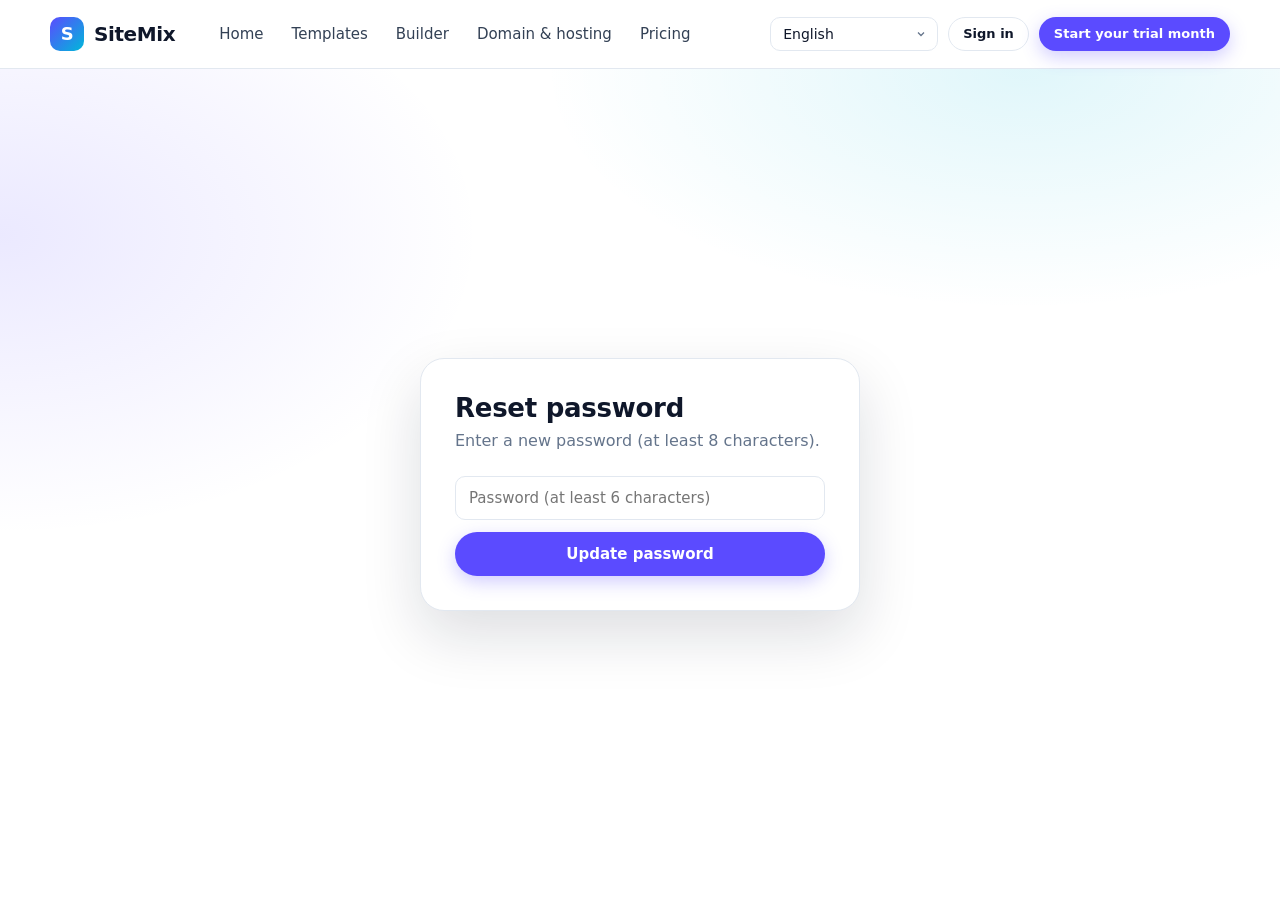
<file: reset.html>
<!doctype html>
<html lang="zh-Hant">
<head>
<meta charset="utf-8">
<meta name="viewport" content="width=device-width, initial-scale=1">
<meta name="description" content="">
<link rel="icon" href="data:image/svg+xml,%3Csvg xmlns=%22http://www.w3.org/2000/svg%22 viewBox=%220 0 32 32%22%3E%3Crect width=%2232%22 height=%2232%22 rx=%228%22 fill=%22%235b4bff%22/%3E%3Ctext x=%2216%22 y=%2222%22 font-size=%2218%22 text-anchor=%22middle%22 fill=%22white%22 font-family=%22sans-serif%22 font-weight=%22bold%22%3ES%3C/text%3E%3C/svg%3E">
<link rel="stylesheet" href="assets/css/style.css">
</head>
<body data-page="login" data-title="rs_title">
<header id="site-header"></header>
<main class="auth-wrap">
  <div class="auth-card">
    <h1 data-i18n="rs_title"></h1>
    <p data-i18n="rs_sub"></p>
    <form class="auth-form" id="rs-form" novalidate>
      <input name="password" type="password" autocomplete="new-password" required minlength="8" data-i18n-ph="au_password">
      <button class="btn block" type="submit" data-i18n="rs_btn"></button>
    </form>
    <div class="auth-msg" id="auth-msg" role="status" style="margin-top:14px"></div>
  </div>
</main>
<script src="assets/js/config.js"></script>
<script src="assets/js/i18n.js"></script>
<script src="assets/js/app.js"></script>
<script src="assets/js/api.js"></script>
<script src="assets/js/auth.js"></script>
<script>
document.addEventListener('sm:ready', function () {
  var f = document.getElementById('rs-form'), m = document.getElementById('auth-msg'), tok = new URLSearchParams(location.search).get('token') || '';
  function show(k, key) { m.className = 'auth-msg on ' + k; m.textContent = SM.t(key); }
  f.addEventListener('submit', function (e) {
    e.preventDefault();
    if (f.password.value.length < 8) return show('err', 'au_err_pw');
    SMAPI.post('/api/auth/reset', { token: tok, password: f.password.value }).then(function () { show('ok', 'rs_ok'); setTimeout(function () { location.href = 'account.html'; }, 800); },
      function (er) { show('err', er.code === 'weak_password' ? 'au_err_pw' : 'rs_bad'); });
  });
});
</script>
</body>
</html>
</file>
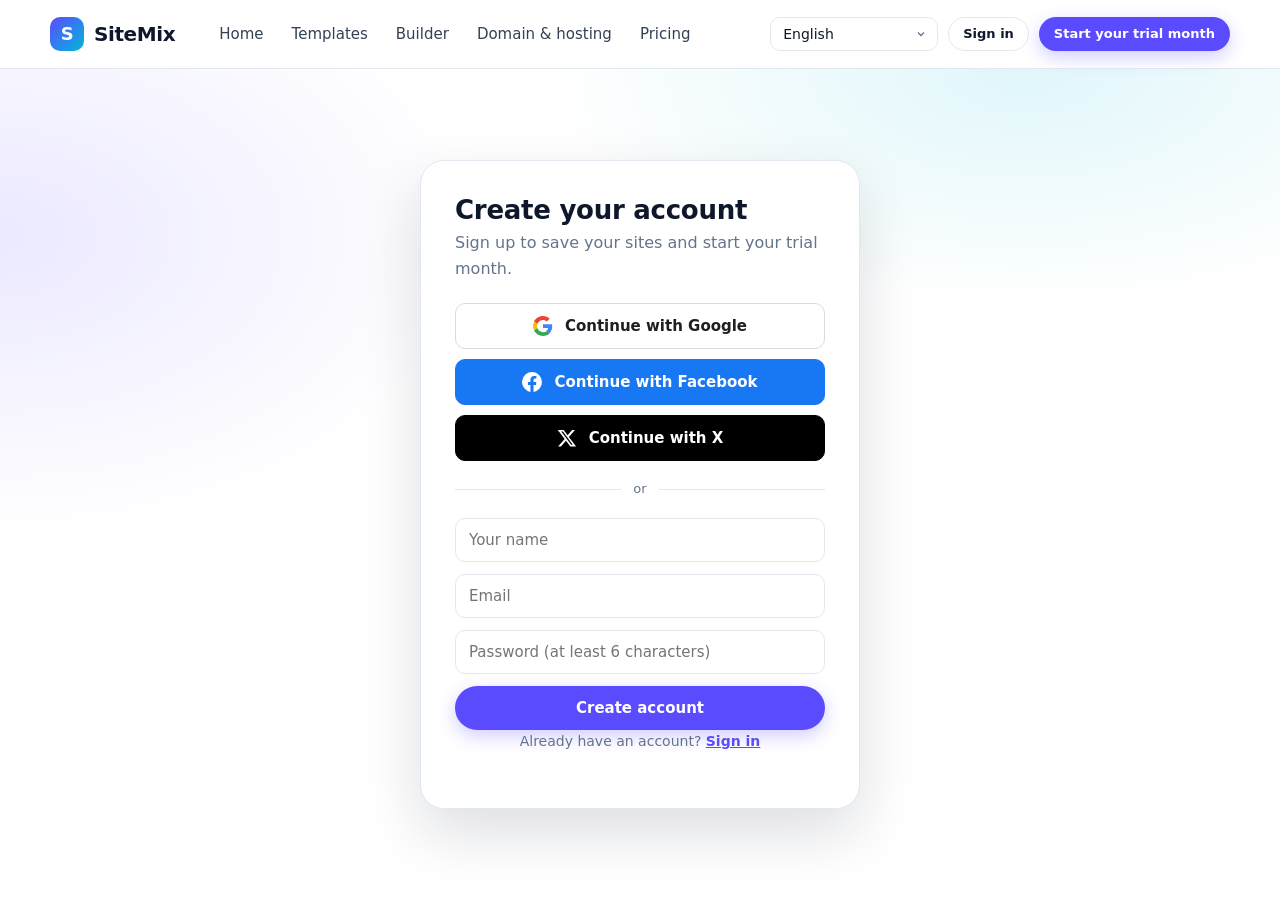
<file: signup.html>
<!doctype html>
<html lang="zh-Hant">
<head>
<meta charset="utf-8">
<meta name="viewport" content="width=device-width, initial-scale=1">
<meta name="description" content="">
<link rel="icon" href="data:image/svg+xml,%3Csvg xmlns=%22http://www.w3.org/2000/svg%22 viewBox=%220 0 32 32%22%3E%3Crect width=%2232%22 height=%2232%22 rx=%228%22 fill=%22%235b4bff%22/%3E%3Ctext x=%2216%22 y=%2222%22 font-size=%2218%22 text-anchor=%22middle%22 fill=%22white%22 font-family=%22sans-serif%22 font-weight=%22bold%22%3ES%3C/text%3E%3C/svg%3E">
<link rel="stylesheet" href="assets/css/style.css">
</head>
<body data-page="signup" data-title="au_signup_title" data-mode="signup">
<header id="site-header"></header>
<main class="auth-wrap">
  <div class="auth-card">
    <h1 data-i18n="au_signup_title"></h1>
    <p data-i18n="au_signup_sub"></p>
    <div class="sso">
      <button type="button" class="sso-btn google" data-provider="google"><svg viewBox="0 0 48 48" aria-hidden="true"><path fill="#EA4335" d="M24 9.5c3.5 0 6.6 1.2 9.1 3.6l6.8-6.8C35.8 2.4 30.3 0 24 0 14.6 0 6.6 5.4 2.6 13.2l7.9 6.2C12.4 13.6 17.7 9.5 24 9.5z"/><path fill="#4285F4" d="M46.1 24.5c0-1.6-.1-3.1-.4-4.5H24v9h12.4c-.5 2.9-2.2 5.3-4.6 6.9l7.4 5.8c4.3-4 6.9-9.9 6.9-17.2z"/><path fill="#FBBC05" d="M10.5 28.6c-.5-1.4-.8-3-.8-4.6s.3-3.2.8-4.6l-7.9-6.2C.9 16.5 0 20.1 0 24s.9 7.5 2.6 10.8l7.9-6.2z"/><path fill="#34A853" d="M24 48c6.5 0 11.9-2.1 15.9-5.8l-7.4-5.8c-2.1 1.4-4.8 2.3-8.5 2.3-6.3 0-11.6-4.2-13.5-9.9l-7.9 6.2C6.6 42.6 14.6 48 24 48z"/></svg><span data-i18n="au_google"></span></button>
      <button type="button" class="sso-btn facebook" data-provider="facebook"><svg viewBox="0 0 24 24" aria-hidden="true"><path fill="#fff" d="M24 12a12 12 0 1 0-13.9 11.9v-8.4H7.1V12h3V9.4c0-3 1.8-4.7 4.5-4.7 1.3 0 2.7.2 2.7.2v3h-1.5c-1.5 0-2 .9-2 1.9V12h3.4l-.5 3.5h-2.9v8.4A12 12 0 0 0 24 12z"/></svg><span data-i18n="au_facebook"></span></button>
      <button type="button" class="sso-btn x" data-provider="x"><svg viewBox="0 0 24 24" aria-hidden="true"><path fill="#fff" d="M18.2 2.3h3.4l-7.4 8.4 8.7 11.5h-6.8l-5.3-7-6.1 7H1.3l7.9-9L.9 2.3h7l4.8 6.4 5.5-6.4zm-1.2 17.9h1.9L7.1 4.2H5.1L17 20.2z"/></svg><span data-i18n="au_x"></span></button>
    </div>
    <div class="or" data-i18n="au_or"></div>
    <form class="auth-form" id="auth-form" novalidate>
      <input name="name" type="text" autocomplete="name" data-i18n-ph="au_name" maxlength="60">
      <input name="email" type="email" autocomplete="email" required data-i18n-ph="au_email">
      <input name="password" type="password" autocomplete="new-password" required minlength="8" data-i18n-ph="au_password">
      <button class="btn block" type="submit" data-i18n="au_signup_btn"></button>
      
    </form>
    <div class="auth-msg" id="auth-msg" role="status" style="margin-top:14px"></div>
    <div class="demo-box" id="demo-box" hidden><b>🧪 <span data-i18n="au_demo_title"></span></b><span data-i18n="au_demo_d"></span><div style="margin-top:10px"><button type="button" class="btn sm" id="demo-btn" data-i18n="au_demo_btn"></button></div></div>
    <p class="auth-alt"><span data-i18n="au_have_acc"></span> <a href="login.html" data-i18n="au_login_link"></a></p>
  </div>
</main>
<script src="assets/js/config.js"></script>
<script src="assets/js/i18n.js"></script>
<script src="assets/js/app.js"></script>
<script src="assets/js/api.js"></script>
<script src="assets/js/auth.js"></script>
<script src="assets/js/auth-page.js"></script>
</body>
</html>
</file>
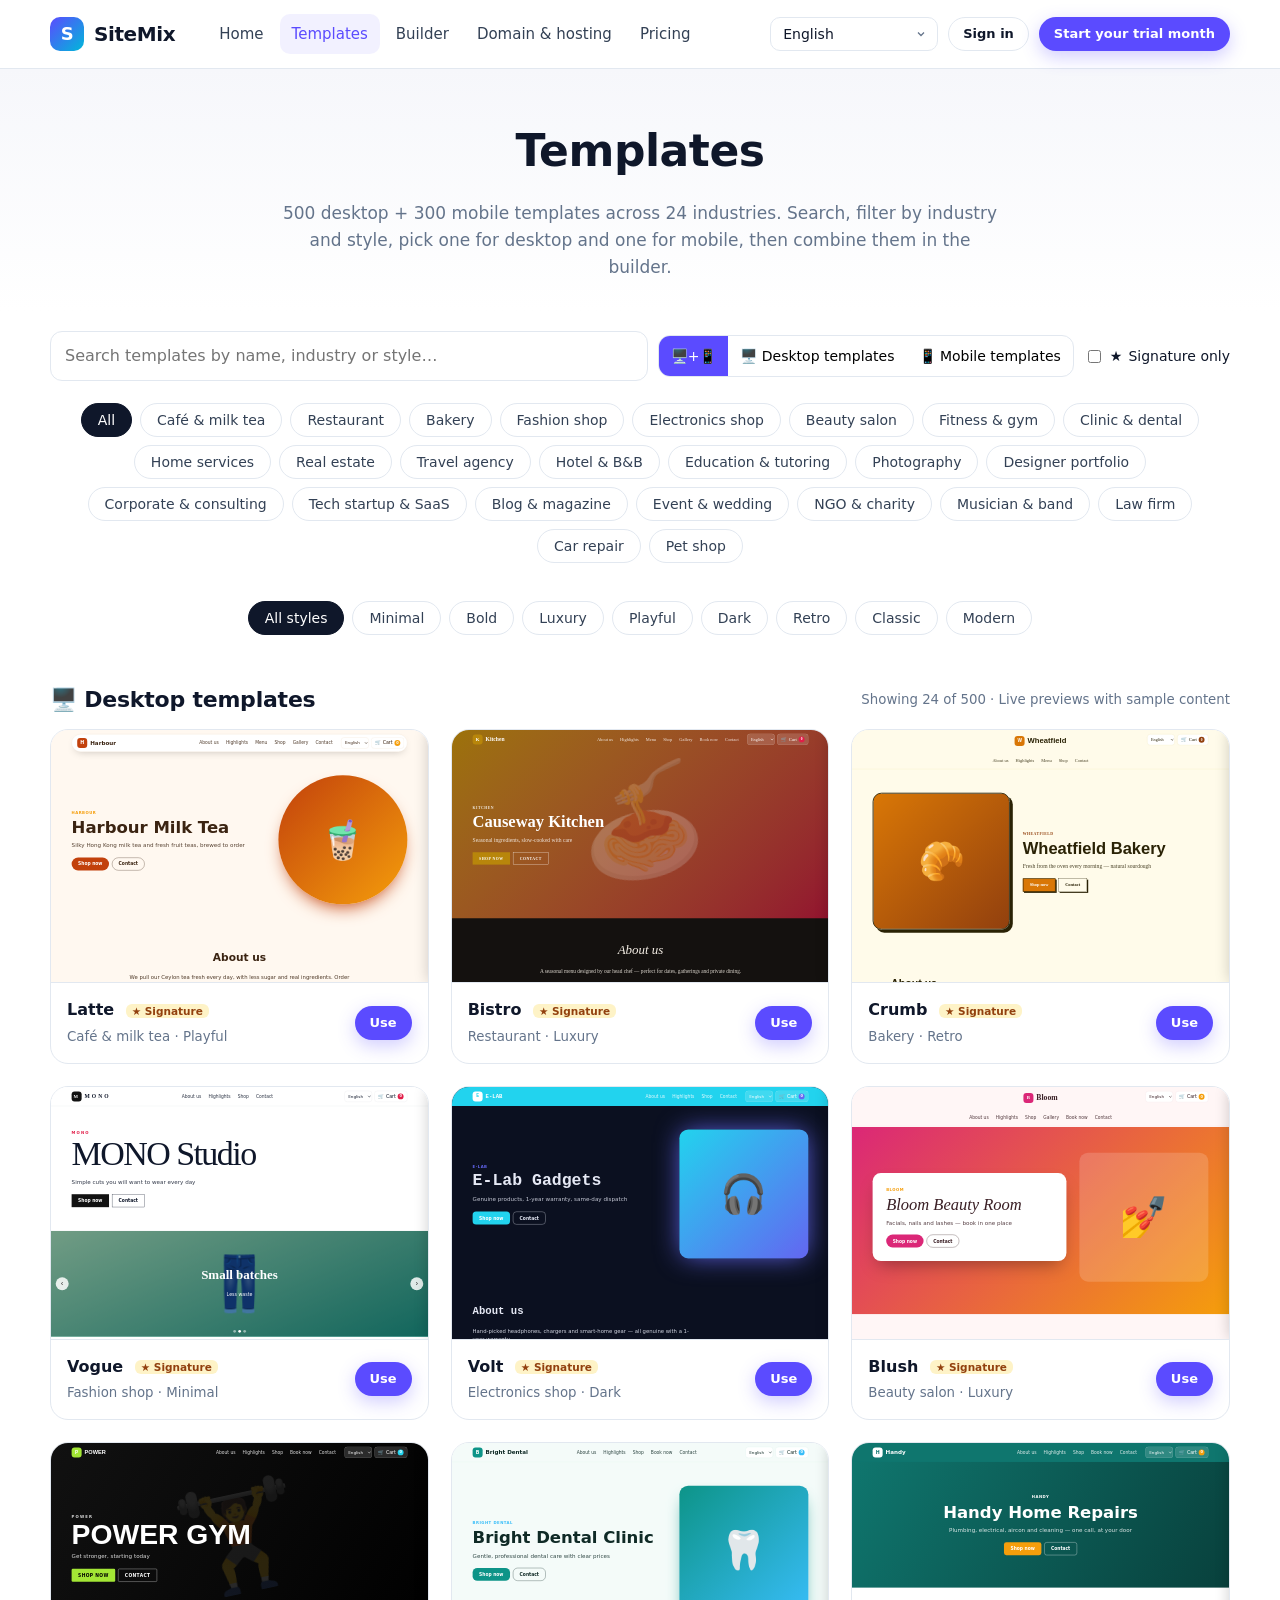
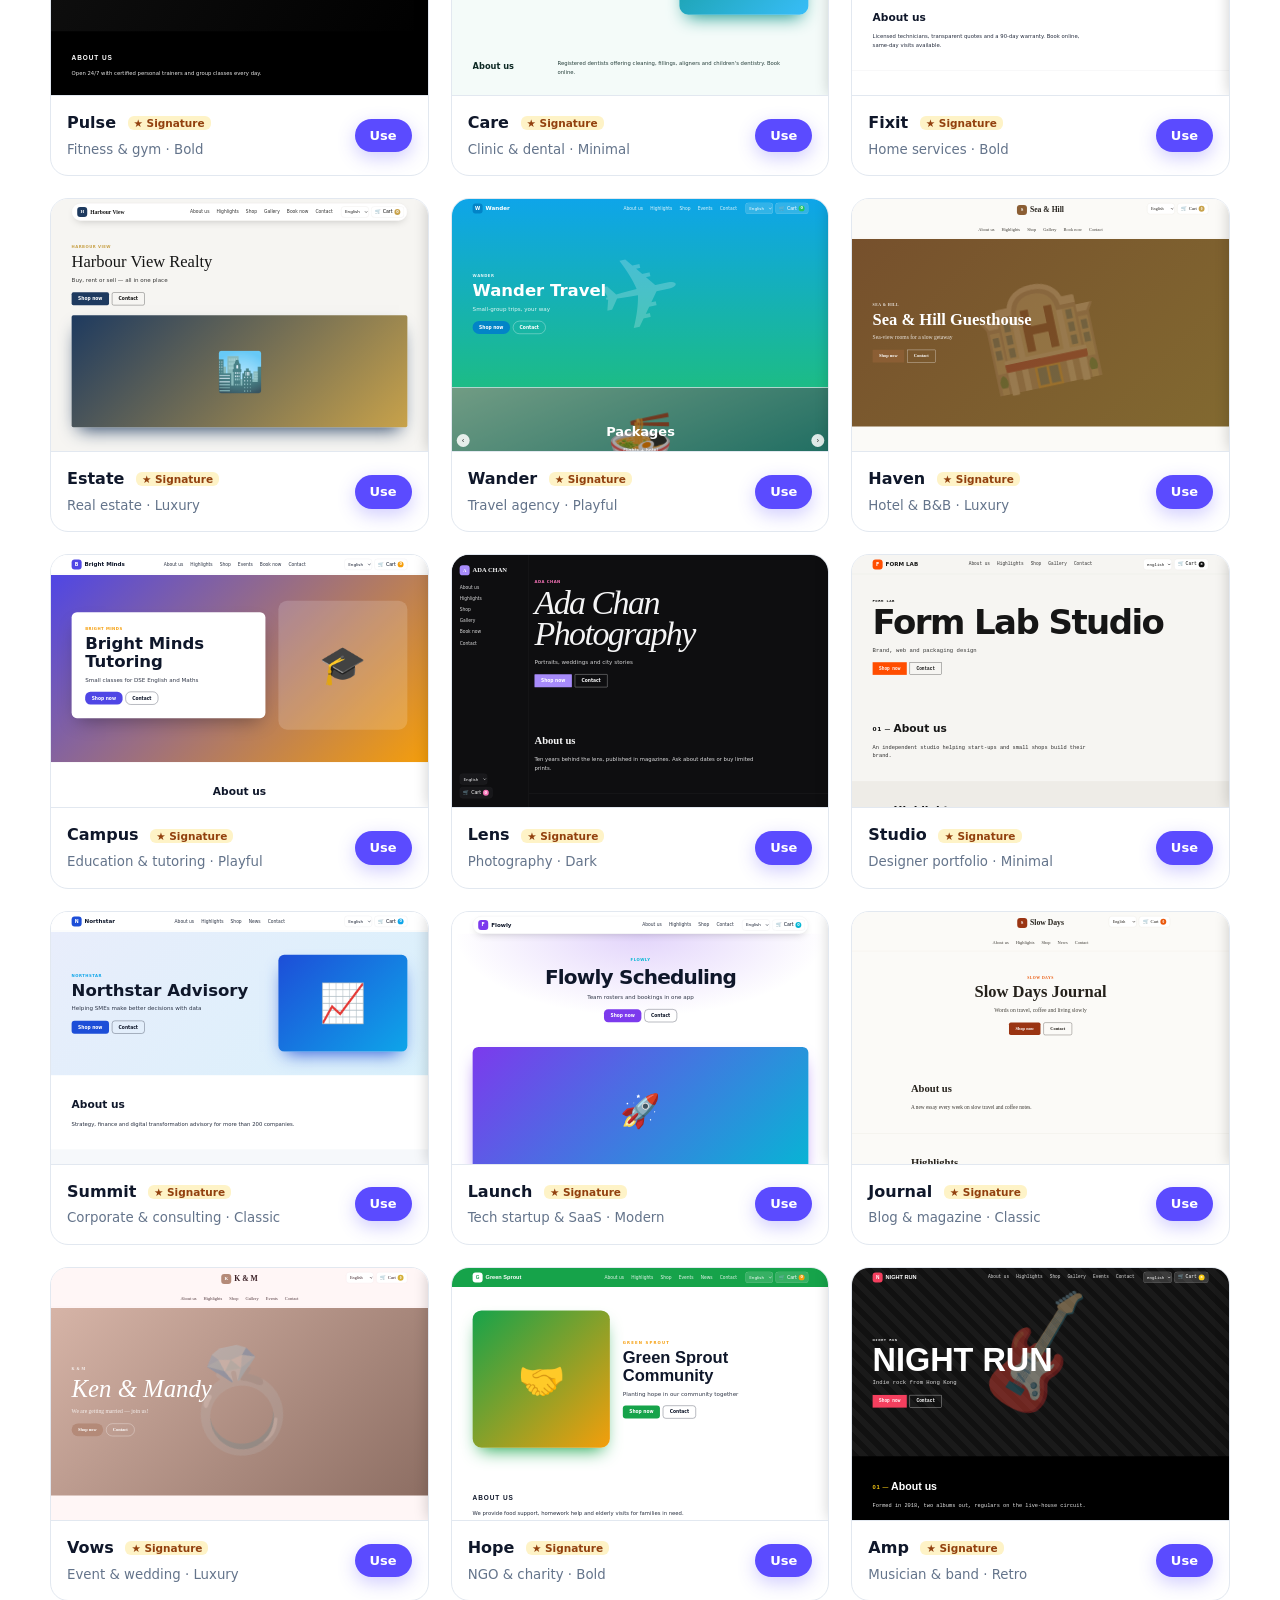
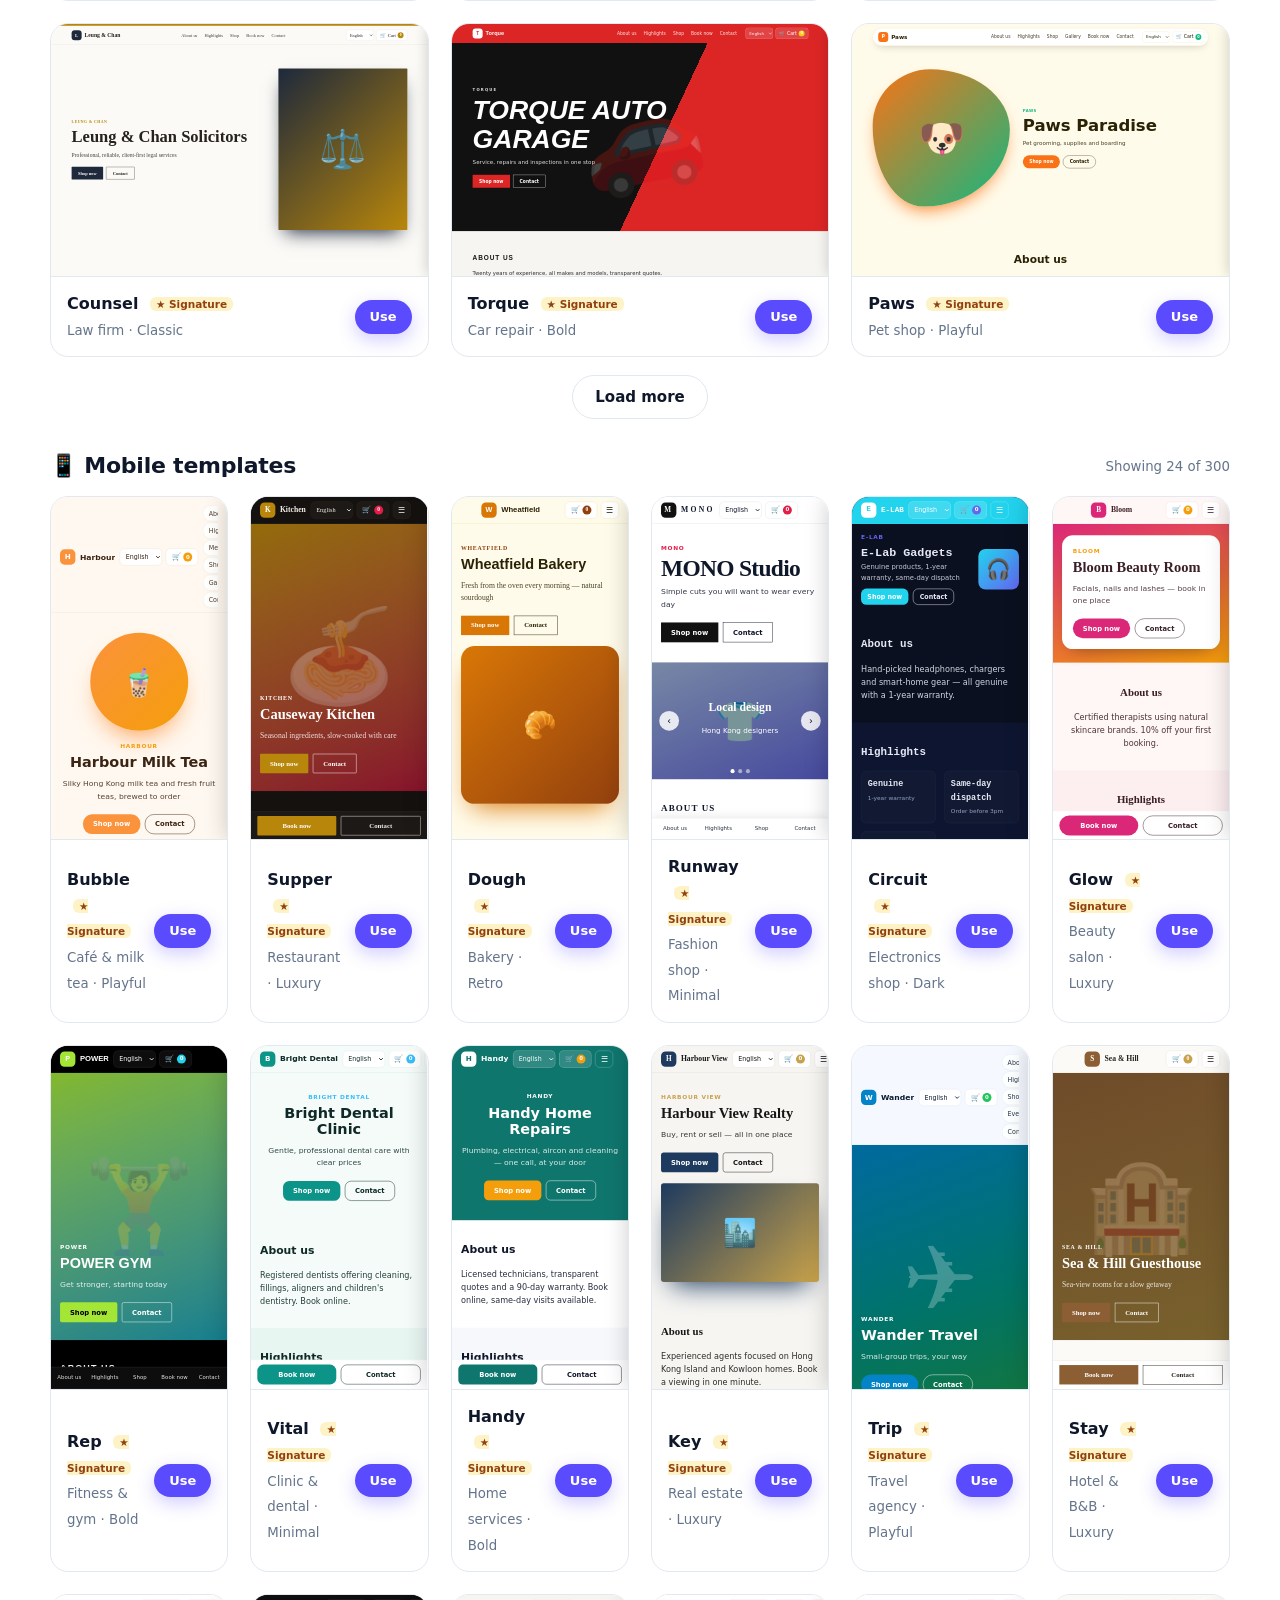
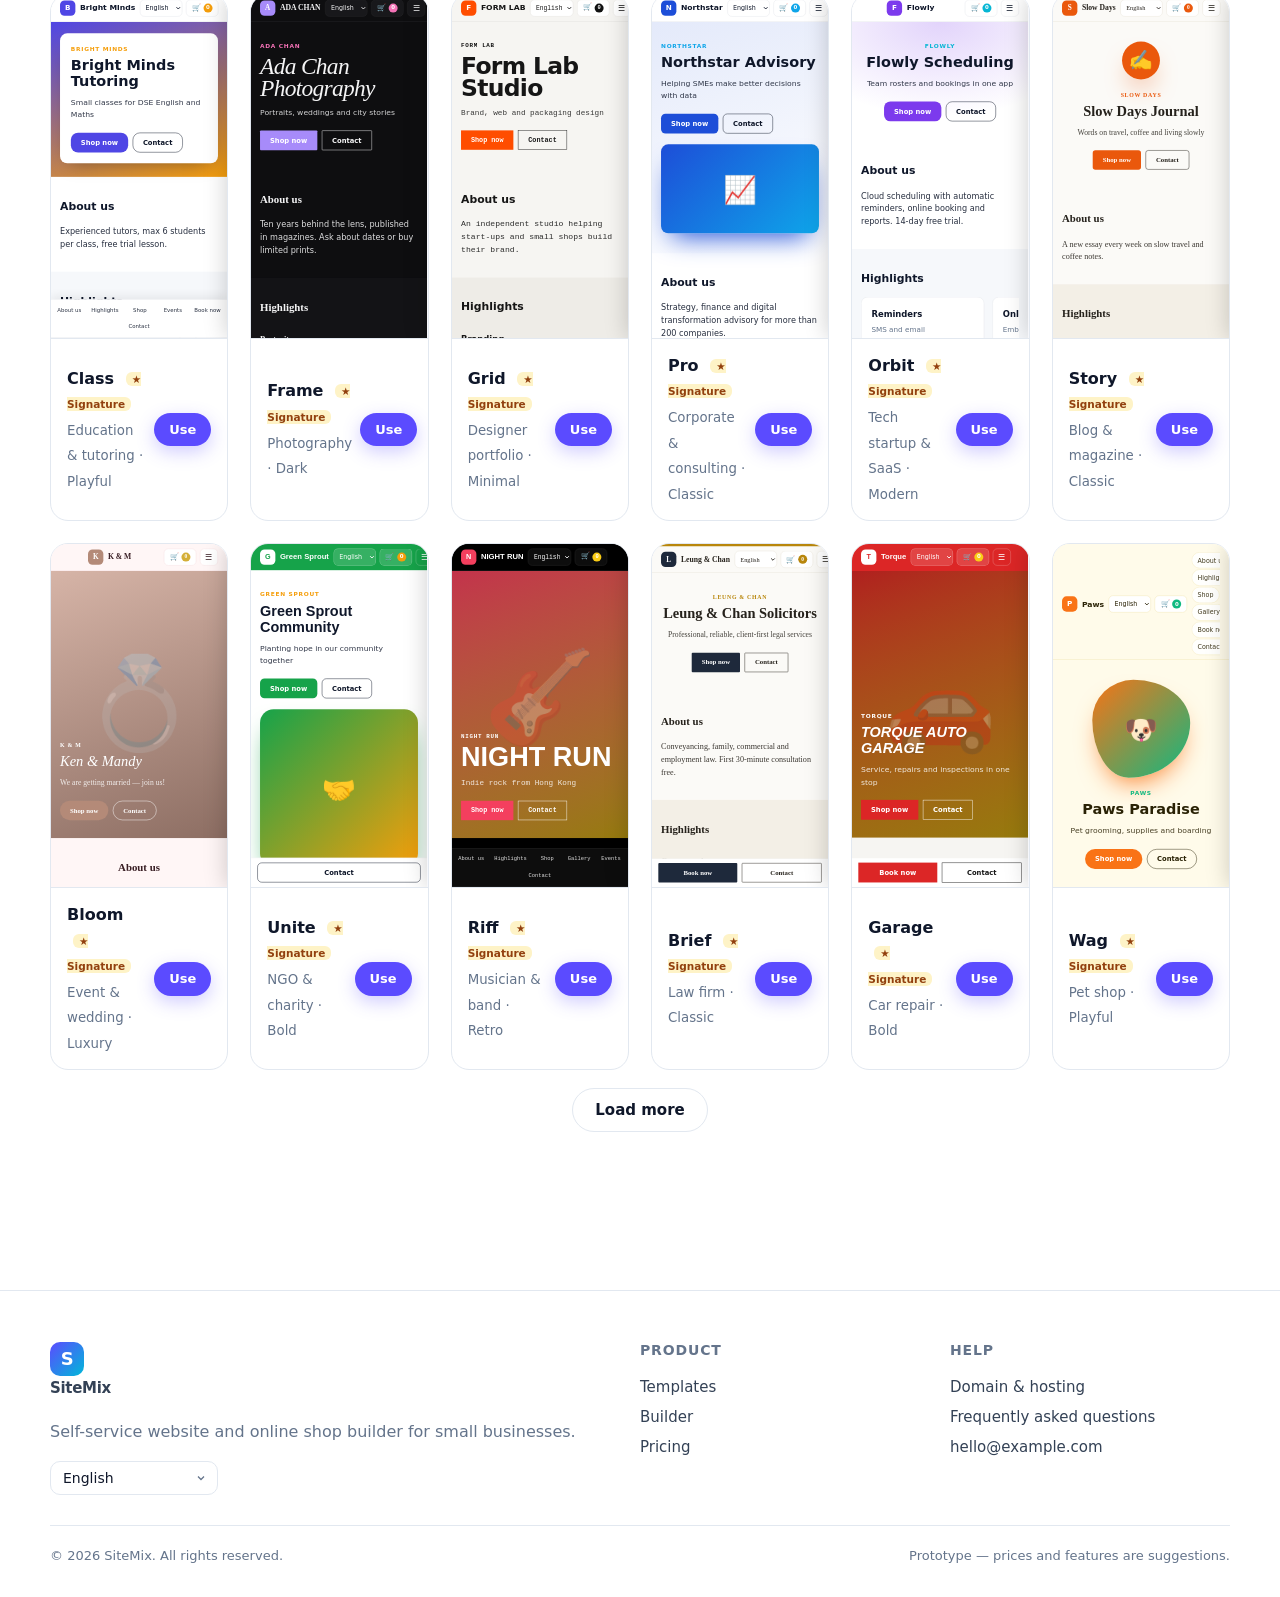
<file: templates.html>
<!doctype html>
<html lang="zh-Hant">
<head>
<meta charset="utf-8">
<meta name="viewport" content="width=device-width, initial-scale=1">
<meta name="description" content="">
<link rel="icon" href="data:image/svg+xml,%3Csvg xmlns=%22http://www.w3.org/2000/svg%22 viewBox=%220 0 32 32%22%3E%3Crect width=%2232%22 height=%2232%22 rx=%228%22 fill=%22%235b4bff%22/%3E%3Ctext x=%2216%22 y=%2222%22 font-size=%2218%22 text-anchor=%22middle%22 fill=%22white%22 font-family=%22sans-serif%22 font-weight=%22bold%22%3ES%3C/text%3E%3C/svg%3E">
<link rel="stylesheet" href="assets/css/style.css">
<title>SiteMix</title>
</head>
<body data-page="templates" data-title="nav_templates">
<header id="site-header"></header>
<main>
<section class="page-head"><div class="container"><h1 data-i18n="gal_title"></h1><p data-i18n="gal_sub"></p></div></section>
<section class="sec" style="padding-top:20px">
  <div class="container">
    <div class="gal-tools">
      <input type="search" id="gal-search" class="gal-search" data-i18n-ph="gal_search" aria-label="search">
      <div class="seg" id="gal-kind"><button type="button" class="on" data-kind="">🖥️+📱</button><button type="button" data-kind="d">🖥️ <span data-i18n="gal_desktop"></span></button><button type="button" data-kind="m">📱 <span data-i18n="gal_mobile"></span></button></div>
      <label class="sig-only"><input type="checkbox" id="gal-sig"> ★ <span data-i18n="gal_sig_only"></span></label>
    </div>
    <div class="gal-filters"><div class="filters" id="filters"></div><div class="filters" id="sfilters"></div></div>
    <div id="sec-d"><div class="gal-sub"><h2>🖥️ <span data-i18n="gal_desktop"></span></h2><small class="muted"><span id="cnt-d"></span> · <span data-i18n="gal_hint"></span></small></div>
    <div class="gal-grid" id="gal-desktop"></div>
    <div class="gal-more"><button type="button" class="btn ghost" id="more-d" data-i18n="gal_more"></button></div></div>
    <div id="sec-m"><div class="gal-sub"><h2>📱 <span data-i18n="gal_mobile"></span></h2><small class="muted" id="cnt-m"></small></div>
    <div class="gal-grid mobile" id="gal-mobile"></div>
    <div class="gal-more"><button type="button" class="btn ghost" id="more-m" data-i18n="gal_more"></button></div></div>
    <p class="muted gal-none" id="gal-none" data-i18n="gal_none" hidden></p>
  </div>
</section>
</main>
<footer id="site-footer"></footer>
<script src="assets/js/config.js"></script>
<script src="assets/js/i18n.js"></script>
<script src="assets/js/app.js"></script>
<script src="assets/js/api.js"></script>
<script src="assets/js/auth.js"></script>
<script src="assets/js/plugins.js"></script>
<script src="assets/js/langs-world.js"></script>
<script src="assets/js/templates.js"></script>
<script>
document.addEventListener('sm:ready', function () {
  var T = SM_TPL, st = { cat: '', style: '', q: '', kind: '', sig: false }, PAGE = { d: 24, m: 24 }, shown = { d: 24, m: 24 };
  var qs = new URLSearchParams(location.search); if (qs.get('cat') && T.CATS.indexOf(qs.get('cat')) >= 0) st.cat = qs.get('cat'); if (qs.get('q')) st.q = qs.get('q');
  var io = new IntersectionObserver(function (es) { es.forEach(function (e) { if (e.isIntersecting) { e.target._load(); io.unobserve(e.target); } }); }, { rootMargin: '300px' });
  function catName(c) { return SM.t('cat_' + c); }
  function hay(t) { return (t.name + ' ' + t.id + ' ' + t.cat + ' ' + t.style + ' ' + catName(t.cat) + ' ' + SM.t('st_' + t.style)).toLowerCase(); }
  function match(t) {
    if (st.cat && t.cat !== st.cat) return false; if (st.style && t.style !== st.style) return false; if (st.sig && t.gen) return false;
    if (st.q) { var h = hay(t); return st.q.toLowerCase().split(/\s+/).filter(Boolean).every(function (w) { return h.indexOf(w) >= 0; }); }
    return true;
  }
  function card(t, kind) {
    var W = kind === 'd' ? 1280 : 390, H = kind === 'd' ? 860 : 760;
    var el = document.createElement('div'); el.className = 'tpl'; el.dataset.id = t.id;
    el.innerHTML = '<div class="tpl-thumb" style="aspect-ratio:' + W + '/' + H + '"></div><div class="tpl-body"><div><b>' + SM_TPL.esc(t.name) + (t.gen ? '' : ' <span class="ptag sig">★ ' + SM.t('gal_signature') + '</span>') + '</b><small>' + SM_TPL.esc(catName(t.cat)) + ' · ' + SM_TPL.esc(SM.t('st_' + t.style)) + '</small></div>' +
      '<a class="btn sm" href="builder.html?' + (kind === 'd' ? 'd' : 'm') + '=' + t.id + '&cat=' + t.cat + '">' + SM.t('gal_use') + '</a></div>';
    var th = el.querySelector('.tpl-thumb');
    el._load = function () {
      if (el._f) return;
      var f = document.createElement('iframe'); f.setAttribute('tabindex', '-1'); f.setAttribute('loading', 'lazy'); f.title = t.name;
      f.style.width = W + 'px'; f.style.height = H + 'px'; th.appendChild(f); el._f = f;
      var fit = function () { f.style.transform = 'scale(' + (th.clientWidth / W) + ')'; }; fit(); window.addEventListener('resize', fit);
      var S = T.sampleState(t.cat, SM.getLang()); S.plugins.cookie = false; S.plugins.announce = false; S.primary = t.sw;
      if (kind === 'd') S.desktop = t.id; else S.mobile = t.id;
      f.srcdoc = T.generateSite(S, { preview: true });
    };
    io.observe(el);
    return el;
  }
  function renderKind(kind) {
    var list = (kind === 'd' ? T.DESKTOP : T.MOBILE).filter(match), grid = document.getElementById(kind === 'd' ? 'gal-desktop' : 'gal-mobile');
    grid.innerHTML = ''; var n = Math.min(shown[kind], list.length);
    for (var i = 0; i < n; i++) grid.appendChild(card(list[i], kind));
    document.getElementById('cnt-' + kind).textContent = SM.t('gal_showing', { n: n, total: list.length });
    document.getElementById('more-' + kind).hidden = n >= list.length;
    document.getElementById('sec-' + kind).hidden = (st.kind && st.kind !== kind) || !list.length;
    return list.length;
  }
  function render() {
    var a = renderKind('d'), b = renderKind('m');
    var vis = (!st.kind || st.kind === 'd' ? a : 0) + (!st.kind || st.kind === 'm' ? b : 0);
    document.getElementById('gal-none').hidden = vis > 0;
    document.querySelectorAll('#filters .chip').forEach(function (c) { c.classList.toggle('on', c.dataset.cat === st.cat); });
    document.querySelectorAll('#sfilters .chip').forEach(function (c) { c.classList.toggle('on', c.dataset.style === st.style); });
    document.querySelectorAll('#gal-kind button').forEach(function (c) { c.classList.toggle('on', c.dataset.kind === st.kind); });
  }
  function reset() { shown.d = PAGE.d; shown.m = PAGE.m; render(); }
  var fl = document.getElementById('filters'), sf = document.getElementById('sfilters');
  fl.innerHTML = '<button class="chip on" data-cat="" data-i18n="gal_all"></button>' + T.CATS.map(function (c) { return '<button class="chip" data-cat="' + c + '" data-i18n="cat_' + c + '"></button>'; }).join('');
  sf.innerHTML = '<button class="chip on" data-style="" data-i18n="gal_all_styles"></button>' + T.STYLES.map(function (c) { return '<button class="chip" data-style="' + c + '" data-i18n="st_' + c + '"></button>'; }).join('');
  fl.addEventListener('click', function (e) { var b = e.target.closest('.chip'); if (!b) return; st.cat = b.dataset.cat; reset(); });
  sf.addEventListener('click', function (e) { var b = e.target.closest('.chip'); if (!b) return; st.style = b.dataset.style; reset(); });
  document.getElementById('gal-kind').addEventListener('click', function (e) { var b = e.target.closest('button'); if (!b) return; st.kind = b.dataset.kind; reset(); });
  document.getElementById('gal-sig').addEventListener('change', function (e) { st.sig = e.target.checked; reset(); });
  var srch = document.getElementById('gal-search'), tm; srch.value = st.q;
  srch.addEventListener('input', function () { clearTimeout(tm); tm = setTimeout(function () { st.q = srch.value.trim(); reset(); }, 180); });
  document.getElementById('more-d').onclick = function () { shown.d += PAGE.d; render(); };
  document.getElementById('more-m').onclick = function () { shown.m += PAGE.m; render(); };
  SM.apply(document.querySelector('main')); render();
  document.addEventListener('sm:lang', function () { SM.apply(document.querySelector('main')); render(); });
});
</script>
</body>
</html>
</file>
<file: assets/css/style.css>
/* SiteMix platform styles */
:root{
  --brand:#5b4bff; --brand-2:#00b8d9; --ink:#0f172a; --ink-2:#334155; --muted:#64748b;
  --line:#e2e8f0; --bg:#ffffff; --soft:#f6f7fb; --card:#ffffff; --ok:#10b981; --warn:#f59e0b;
  --radius:16px; --shadow:0 10px 30px rgba(15,23,42,.08); --shadow-lg:0 24px 60px rgba(15,23,42,.14);
  --font: "Inter", system-ui, -apple-system, "Segoe UI", Roboto, "Noto Sans", "Noto Sans TC", "PingFang TC", "Microsoft JhengHei", "Noto Sans Arabic", "Noto Sans Devanagari", "Noto Sans Thai", sans-serif;
}
*{box-sizing:border-box}
html{scroll-behavior:smooth}
body{margin:0;font-family:var(--font);color:var(--ink);background:var(--bg);line-height:1.6;-webkit-font-smoothing:antialiased}
a{color:inherit}
img{max-width:100%}
.container{width:min(1180px,100% - 40px);margin-inline:auto}
.btn{display:inline-flex;align-items:center;justify-content:center;gap:8px;padding:12px 22px;border-radius:999px;border:1px solid transparent;font:600 15px/1.2 var(--font);text-decoration:none;cursor:pointer;transition:.18s;background:var(--brand);color:#fff;box-shadow:0 6px 18px rgba(91,75,255,.28)}
.btn:hover{transform:translateY(-1px);filter:brightness(1.06)}
.btn.ghost{background:#fff;color:var(--ink);border-color:var(--line);box-shadow:none}
.btn.ghost:hover{border-color:var(--brand);color:var(--brand)}
.btn.sm{padding:8px 14px;font-size:13px}
.btn.block{width:100%}
.btn[disabled]{opacity:.55;cursor:not-allowed;transform:none}
.pill{display:inline-flex;align-items:center;gap:8px;padding:6px 14px;border-radius:999px;background:rgba(91,75,255,.08);color:var(--brand);font-weight:600;font-size:13px}
.muted{color:var(--muted)}
h1,h2,h3{line-height:1.2;margin:0 0 .5em;letter-spacing:-.01em}
.sec{padding:84px 0}
.sec.soft{background:var(--soft)}
.sec-head{text-align:center;max-width:720px;margin:0 auto 44px}
.sec-head h2{font-size:clamp(26px,3.2vw,38px)}
.sec-head p{color:var(--muted);font-size:17px;margin:0}

/* header */
.site-header{position:sticky;top:0;z-index:50;background:rgba(255,255,255,.86);backdrop-filter:saturate(1.6) blur(12px);border-bottom:1px solid var(--line)}
.site-header .container{display:flex;align-items:center;gap:20px;height:68px}
.brand{display:flex;align-items:center;gap:10px;text-decoration:none;font-weight:800;font-size:20px;letter-spacing:-.02em}
.brand-mark{width:34px;height:34px;border-radius:10px;display:grid;place-items:center;color:#fff;background:linear-gradient(135deg,var(--brand),var(--brand-2));font-size:18px}
.main-nav{display:flex;gap:4px;margin-inline-start:12px;flex:1}
.main-nav a{padding:8px 12px;border-radius:10px;text-decoration:none;color:var(--ink-2);font-weight:500;font-size:15px}
.main-nav a:hover{background:var(--soft)}
.main-nav a.active{color:var(--brand);background:rgba(91,75,255,.08)}
.hdr-tools{display:flex;align-items:center;gap:10px}
.lang-select{appearance:none;border:1px solid var(--line);background:#fff url("data:image/svg+xml,%3Csvg xmlns='http://www.w3.org/2000/svg' width='12' height='12' viewBox='0 0 24 24' fill='none' stroke='%2364748b' stroke-width='2.5'%3E%3Cpath d='m6 9 6 6 6-6'/%3E%3C/svg%3E") no-repeat right 10px center;padding:8px 30px 8px 12px;border-radius:10px;font:500 14px var(--font);color:var(--ink);cursor:pointer}
[dir=rtl] .lang-select{background-position:left 10px center;padding:8px 12px 8px 30px}
.burger{display:none;border:1px solid var(--line);background:#fff;border-radius:10px;width:40px;height:40px;font-size:20px;cursor:pointer}

/* hero */
.hero{position:relative;overflow:hidden;padding:80px 0 70px;background:radial-gradient(1000px 500px at 85% -10%,rgba(0,184,217,.16),transparent 60%),radial-gradient(900px 600px at -10% 10%,rgba(91,75,255,.14),transparent 60%)}
.hero-grid{display:grid;grid-template-columns:1.05fr .95fr;gap:56px;align-items:center}
.hero h1{font-size:clamp(34px,5vw,58px);font-weight:800;letter-spacing:-.03em;margin:18px 0}
.hero h1 .grad{background:linear-gradient(90deg,var(--brand),var(--brand-2));-webkit-background-clip:text;background-clip:text;color:transparent}
.hero p.lead{font-size:19px;color:var(--ink-2);max-width:560px}
.hero-ctas{display:flex;gap:12px;flex-wrap:wrap;margin:28px 0 14px}
.hero-note{font-size:14px;color:var(--muted)}
.mock{position:relative;height:420px}
.mock-desk{position:absolute;inset:0 60px 40px 0;background:#fff;border-radius:18px;box-shadow:var(--shadow-lg);border:1px solid var(--line);overflow:hidden}
.mock-bar{height:30px;background:#f1f5f9;display:flex;gap:6px;align-items:center;padding:0 12px}
.mock-bar i{width:10px;height:10px;border-radius:50%;background:#cbd5e1;display:block}
.mock-phone{position:absolute;right:0;bottom:0;width:170px;height:330px;border-radius:28px;background:#0f172a;padding:8px;box-shadow:var(--shadow-lg)}
[dir=rtl] .mock-phone{right:auto;left:0}
[dir=rtl] .mock-desk{inset:0 0 40px 60px}
.mock-phone .scr{width:100%;height:100%;border-radius:21px;overflow:hidden;background:#fff}
.mock iframe{border:0;pointer-events:none;transform-origin:0 0;display:block}
.mock-tag{position:absolute;left:-14px;top:52%;background:#fff;border-radius:14px;box-shadow:var(--shadow);padding:10px 14px;font-weight:600;font-size:14px;display:flex;gap:8px;align-items:center}
[dir=rtl] .mock-tag{left:auto;right:-14px}

/* steps */
.steps{display:grid;grid-template-columns:repeat(4,1fr);gap:20px;counter-reset:s}
.step{background:#fff;border:1px solid var(--line);border-radius:var(--radius);padding:26px;position:relative;box-shadow:0 1px 0 rgba(0,0,0,.02)}
.step-num{width:40px;height:40px;border-radius:12px;display:grid;place-items:center;font-weight:800;color:#fff;background:linear-gradient(135deg,var(--brand),var(--brand-2));margin-bottom:16px}
.step h3{font-size:18px}
.step p{margin:0;color:var(--muted);font-size:15px}

/* shop highlight */
.shop-hl{display:grid;grid-template-columns:1fr 1fr;gap:48px;align-items:center;background:linear-gradient(135deg,#120f3d,#2a1f86 55%,#0b6c86);color:#fff;border-radius:28px;padding:56px;overflow:hidden;position:relative}
.shop-hl h2{font-size:clamp(26px,3.4vw,40px)}
.shop-hl p{color:#cbd5ff;font-size:17px}
.shop-hl .pill{background:rgba(255,255,255,.12);color:#fff}
.hl-list{list-style:none;padding:0;margin:22px 0 28px;display:grid;gap:12px}
.hl-list li{display:flex;gap:12px;align-items:flex-start}
.hl-list li b{display:block}
.hl-list li span{color:#c7d2fe;font-size:14px}
.hl-ico{flex:none;width:34px;height:34px;border-radius:10px;background:rgba(255,255,255,.14);display:grid;place-items:center}
.shop-demo{background:#fff;color:var(--ink);border-radius:20px;padding:18px;box-shadow:0 30px 80px rgba(0,0,0,.35)}
.sd-grid{display:grid;grid-template-columns:1fr 1fr;gap:12px}
.sd-item{border:1px solid var(--line);border-radius:14px;padding:10px}
.sd-img{height:80px;border-radius:10px;display:grid;place-items:center;font-size:34px;margin-bottom:8px}
.sd-item b{font-size:14px;display:block}
.sd-row{display:flex;justify-content:space-between;align-items:center;font-size:13px;margin-top:4px}
.sd-add{background:var(--brand);color:#fff;border-radius:8px;padding:3px 9px;font-size:12px;font-weight:600}
.sd-cart{margin-top:12px;display:flex;justify-content:space-between;align-items:center;background:var(--soft);border-radius:12px;padding:10px 14px;font-size:14px}
.sd-wa{background:#25d366;color:#fff;border-radius:8px;padding:6px 10px;font-weight:600;font-size:13px}

/* features */
.features{display:grid;grid-template-columns:repeat(3,1fr);gap:20px}
.feature{background:#fff;border:1px solid var(--line);border-radius:var(--radius);padding:26px;transition:.2s}
.feature:hover{box-shadow:var(--shadow);transform:translateY(-2px)}
.f-ico{width:46px;height:46px;border-radius:14px;display:grid;place-items:center;font-size:22px;background:rgba(91,75,255,.08);margin-bottom:14px}
.feature h3{font-size:18px}
.feature p{margin:0;color:var(--muted);font-size:15px}
.lang-cloud{display:flex;flex-wrap:wrap;gap:8px;justify-content:center;margin-top:34px}
.lang-cloud span{background:#fff;border:1px solid var(--line);padding:6px 12px;border-radius:999px;font-size:14px}

/* faq */
.faq{max-width:820px;margin:0 auto;display:grid;gap:12px}
.faq details{background:#fff;border:1px solid var(--line);border-radius:14px;padding:4px 20px}
.faq summary{cursor:pointer;font-weight:600;padding:16px 0;list-style:none;display:flex;justify-content:space-between;gap:12px}
.faq summary::-webkit-details-marker{display:none}
.faq summary::after{content:"+";font-size:22px;color:var(--brand);line-height:1}
.faq details[open] summary::after{content:"–"}
.faq details p{margin:0 0 18px;color:var(--ink-2)}

.cta-band{text-align:center;padding:64px 24px;border-radius:28px;background:linear-gradient(135deg,rgba(91,75,255,.1),rgba(0,184,217,.12))}
.cta-band h2{font-size:clamp(24px,3vw,34px)}

/* footer */
.site-footer{border-top:1px solid var(--line);padding:48px 0 30px;background:#fff;margin-top:40px}
.foot-grid{display:grid;grid-template-columns:2fr 1fr 1fr;gap:30px}
.site-footer h4{margin:0 0 10px;font-size:14px;text-transform:uppercase;letter-spacing:.06em;color:var(--muted)}
.site-footer a{display:block;text-decoration:none;color:var(--ink-2);padding:3px 0;font-size:15px}
.site-footer a:hover{color:var(--brand)}
.foot-bottom{display:flex;justify-content:space-between;gap:20px;flex-wrap:wrap;border-top:1px solid var(--line);margin-top:30px;padding-top:20px;color:var(--muted);font-size:13px}

/* page head */
.page-head{padding:56px 0 30px;text-align:center;background:linear-gradient(180deg,var(--soft),#fff)}
.page-head h1{font-size:clamp(30px,4vw,44px)}
.page-head p{color:var(--muted);font-size:17px;max-width:720px;margin:0 auto}

/* gallery */
.filters{display:flex;flex-wrap:wrap;gap:8px;justify-content:center;margin:10px 0 18px}
.chip{border:1px solid var(--line);background:#fff;padding:8px 16px;border-radius:999px;font:500 14px var(--font);cursor:pointer;color:var(--ink-2)}
.chip.on{background:var(--ink);border-color:var(--ink);color:#fff}
.tabs{display:inline-flex;background:var(--soft);border-radius:12px;padding:4px;gap:4px}
.tabs button{border:0;background:transparent;padding:8px 16px;border-radius:9px;font:600 14px var(--font);cursor:pointer;color:var(--muted)}
.tabs button.on{background:#fff;color:var(--ink);box-shadow:0 1px 3px rgba(0,0,0,.08)}
.gal-sub{display:flex;align-items:center;justify-content:space-between;margin:34px 0 16px;gap:12px;flex-wrap:wrap}
.gal-sub h2{font-size:22px;margin:0}
.gal-grid{display:grid;grid-template-columns:repeat(3,1fr);gap:22px}
.gal-grid.mobile{grid-template-columns:repeat(6,1fr)}
.tpl{background:#fff;border:1px solid var(--line);border-radius:18px;overflow:hidden;transition:.2s;display:flex;flex-direction:column}
.tpl:hover{box-shadow:var(--shadow-lg);transform:translateY(-3px)}
.tpl-thumb{position:relative;overflow:hidden;background:var(--soft);border-bottom:1px solid var(--line)}
.tpl-thumb iframe{border:0;transform-origin:0 0;pointer-events:none;position:absolute;top:0;left:0}
[dir=rtl] .tpl-thumb iframe{left:auto;right:0;transform-origin:100% 0}
.tpl-body{padding:14px 16px;display:flex;justify-content:space-between;align-items:center;gap:8px;flex:1}
.tpl-body b{display:block}
.tpl-body small{color:var(--muted)}
.tpl.hidden{display:none}

/* builder */
.builder{display:grid;grid-template-columns:400px 1fr;height:calc(100vh - 69px);min-height:560px}
.panel{border-inline-end:1px solid var(--line);overflow-y:auto;background:#fff}
.panel-top{position:sticky;top:0;z-index:5;background:#fff;border-bottom:1px solid var(--line);padding:14px 18px;display:flex;gap:8px;align-items:center;justify-content:space-between}
.panel-top h1{font-size:18px;margin:0}
.grp{border-bottom:1px solid var(--line)}
.grp>summary{list-style:none;cursor:pointer;padding:14px 18px;font-weight:700;display:flex;justify-content:space-between;align-items:center}
.grp>summary::-webkit-details-marker{display:none}
.grp>summary::after{content:"▾";color:var(--muted);transition:.2s}
.grp:not([open])>summary::after{transform:rotate(-90deg)}
.grp-body{padding:0 18px 18px;display:grid;gap:12px}
.fld{display:grid;gap:5px}
.fld>span{font-size:13px;font-weight:600;color:var(--ink-2)}
.fld input[type=text],.fld input[type=url],.fld input[type=email],.fld input[type=tel],.fld input[type=number],.fld textarea,.fld select,.prod input,.prod textarea{width:100%;border:1px solid var(--line);border-radius:10px;padding:9px 11px;font:14px var(--font);color:var(--ink);background:#fff}
.fld textarea{min-height:70px;resize:vertical}
input:focus,textarea:focus,select:focus{outline:2px solid rgba(91,75,255,.35);border-color:var(--brand)}
.row2{display:grid;grid-template-columns:1fr 1fr;gap:10px}
.color-row{display:flex;gap:8px;align-items:center}
.color-row input[type=color]{width:44px;height:38px;border:1px solid var(--line);border-radius:10px;padding:2px;background:#fff;cursor:pointer}
.tpl-pick{display:grid;grid-template-columns:repeat(3,1fr);gap:8px}
.tpl-pick button{border:2px solid var(--line);background:#fff;border-radius:12px;padding:8px 6px;font:600 12px var(--font);cursor:pointer;display:grid;gap:4px;justify-items:center;color:var(--ink-2)}
.tpl-pick button .sw{width:100%;height:34px;border-radius:7px}
.tpl-pick button.on{border-color:var(--brand);color:var(--brand);background:rgba(91,75,255,.05)}
.toggle{display:flex;align-items:center;justify-content:space-between;gap:10px;padding:10px 12px;border:1px solid var(--line);border-radius:12px}
.toggle b{font-size:14px;display:block}
.toggle small{color:var(--muted);font-size:12px;display:block;line-height:1.35}
.toggle.hl{border-color:rgba(91,75,255,.45);background:rgba(91,75,255,.04)}
.sw-input{position:relative;width:42px;height:24px;flex:none}
.sw-input input{opacity:0;width:0;height:0;position:absolute}
.sw-input i{position:absolute;inset:0;background:#cbd5e1;border-radius:99px;transition:.2s;cursor:pointer}
.sw-input i::after{content:"";position:absolute;width:18px;height:18px;border-radius:50%;background:#fff;top:3px;left:3px;transition:.2s;box-shadow:0 1px 2px rgba(0,0,0,.2)}
.sw-input input:checked+i{background:var(--brand)}
.sw-input input:checked+i::after{left:21px}
.prod{border:1px solid var(--line);border-radius:12px;padding:10px;display:grid;gap:7px;background:var(--soft)}
.prod-top{display:grid;grid-template-columns:1fr 90px;gap:7px}
.prod textarea{min-height:44px}
.prod-actions{display:flex;justify-content:space-between;align-items:center;font-size:12px;color:var(--muted)}
.link-btn{border:0;background:none;color:#dc2626;font:600 12px var(--font);cursor:pointer;padding:0}
.hint{font-size:12px;color:var(--muted);line-height:1.45;background:var(--soft);padding:10px 12px;border-radius:10px}
.hint.pay{border:1px dashed var(--warn);background:#fffbeb;color:#92400e}
.langs-pick{display:grid;grid-template-columns:1fr 1fr;gap:6px}
.langs-pick label{display:flex;gap:6px;align-items:center;font-size:13px;border:1px solid var(--line);border-radius:8px;padding:6px 8px;cursor:pointer}
.stage{display:flex;flex-direction:column;background:#eef1f7;min-width:0}
.stage-bar{display:flex;justify-content:space-between;align-items:center;gap:10px;padding:10px 16px;background:#fff;border-bottom:1px solid var(--line);flex-wrap:wrap}
.stage-view{flex:1;overflow:hidden;position:relative;display:flex;justify-content:center;align-items:flex-start;padding:20px}
.frame-wrap{background:#fff;box-shadow:var(--shadow-lg);border-radius:12px;overflow:hidden;position:relative;transition:width .25s}
.frame-wrap iframe{border:0;display:block;transform-origin:0 0}
.frame-wrap.mobile{border-radius:34px;border:10px solid #0f172a}
.saved{font-size:12px;color:var(--ok)}
.toast-p{position:fixed;bottom:22px;left:50%;transform:translateX(-50%) translateY(30px);opacity:0;background:var(--ink);color:#fff;padding:10px 18px;border-radius:12px;font-weight:600;transition:.25s;z-index:99;pointer-events:none}
.toast-p.show{opacity:1;transform:translateX(-50%) translateY(0)}

/* guide */
.guide{display:grid;grid-template-columns:240px 1fr;gap:40px;align-items:start}
.toc{position:sticky;top:90px;display:grid;gap:4px}
.toc a{text-decoration:none;color:var(--ink-2);padding:8px 12px;border-radius:10px;font-size:15px}
.toc a:hover{background:var(--soft)}
.g-step{background:#fff;border:1px solid var(--line);border-radius:var(--radius);padding:28px;margin-bottom:18px}
.g-step h2{font-size:22px;display:flex;gap:12px;align-items:center}
.g-step h2 .step-num{margin:0;flex:none}
.g-step p,.g-step li{color:var(--ink-2)}
.hosts{display:grid;grid-template-columns:1fr 1fr;gap:14px;margin-top:14px}
.host{border:1px solid var(--line);border-radius:14px;padding:18px;background:var(--soft)}
.host h3{font-size:17px;margin-bottom:6px}
.host p{margin:0;font-size:14.5px}
table.dns{width:100%;border-collapse:collapse;margin:14px 0;font-size:14.5px}
table.dns th,table.dns td{border:1px solid var(--line);padding:10px 12px;text-align:start}
table.dns th{background:var(--soft)}
code{background:#eef2ff;color:#3730a3;padding:2px 6px;border-radius:6px;font-size:.92em}
.note{border-inline-start:4px solid var(--warn);background:#fffbeb;padding:14px 18px;border-radius:10px;color:#78350f}

/* pricing */
.price-toggle{display:flex;justify-content:center;align-items:center;gap:12px;margin:8px 0 34px}
.plans{display:grid;grid-template-columns:repeat(2,1fr);gap:26px;align-items:stretch;max-width:860px;margin:0 auto}
.plan{background:#fff;border:1px solid var(--line);border-radius:22px;padding:30px;display:flex;flex-direction:column;position:relative}
.plan.popular{border:2px solid var(--brand);box-shadow:var(--shadow-lg)}
.plan .tag{position:absolute;top:-13px;left:50%;transform:translateX(-50%);background:var(--brand);color:#fff;font-size:12px;font-weight:700;padding:5px 12px;border-radius:99px;white-space:nowrap}
.plan h3{font-size:20px;margin:0}
.plan .desc{color:var(--muted);font-size:14.5px;min-height:44px}
.price{font-size:42px;font-weight:800;letter-spacing:-.02em;margin:10px 0 2px}
.price small{font-size:16px;font-weight:500;color:var(--muted)}
.price-sub{font-size:13px;color:var(--ok);min-height:20px;font-weight:600}
.plan ul{list-style:none;padding:0;margin:20px 0 26px;display:grid;gap:10px;flex:1}
.plan li{display:flex;gap:10px;font-size:15px}
.plan li::before{content:"✓";color:var(--ok);font-weight:800}
.ph-note{font-size:12px;color:var(--muted);text-align:center;margin-top:8px}

@media (max-width:1100px){
  .gal-grid.mobile{grid-template-columns:repeat(3,1fr)}
  .builder{grid-template-columns:340px 1fr}
}
@media (max-width:900px){
  .main-nav{display:none;position:absolute;top:68px;left:0;right:0;background:#fff;flex-direction:column;padding:10px 20px 16px;border-bottom:1px solid var(--line);margin:0;box-shadow:var(--shadow)}
  .main-nav.open{display:flex}
  .burger{display:block}
  .hdr-tools .btn:not(.acct-login){display:none}
  .hero-grid,.shop-hl,.guide{grid-template-columns:1fr}
  .shop-hl{padding:32px 22px}
  .steps{grid-template-columns:1fr 1fr}
  .features,.plans,.gal-grid{grid-template-columns:1fr 1fr}
  .foot-grid{grid-template-columns:1fr 1fr}
  .toc{position:static;grid-template-columns:1fr 1fr}
  .builder{grid-template-columns:1fr;height:auto}
  .panel{border:0;max-height:none}
  .stage{min-height:720px}
  .hosts{grid-template-columns:1fr}
}
@media (max-width:600px){
  .sec{padding:56px 0}
  .hero{padding:44px 0 40px}
  .mock{height:300px}
  .mock-phone{width:120px;height:240px;border-radius:22px;padding:6px}
  .mock-tag{display:none}
  .steps,.features,.plans,.gal-grid,.foot-grid{grid-template-columns:1fr}
  .gal-grid.mobile{grid-template-columns:1fr 1fr}
  .sd-grid{grid-template-columns:1fr 1fr}
  .brand span.bt{display:none}
}

/* account menu + auth pages */
#acct-slot{display:flex}
.acct{position:relative}
.acct-btn{display:flex;align-items:center;gap:8px;border:1px solid var(--line);background:#fff;border-radius:999px;padding:4px 12px 4px 4px;cursor:pointer;font:600 14px var(--font);color:var(--ink)}
.acct-btn img,.acct-btn .av{width:30px;height:30px;border-radius:50%;object-fit:cover}
.av{display:grid;place-items:center;background:linear-gradient(135deg,var(--brand),var(--brand-2));color:#fff;font-weight:800}
.acct-name{max-width:110px;overflow:hidden;text-overflow:ellipsis;white-space:nowrap}
.acct-menu{display:none;position:absolute;top:calc(100% + 8px);inset-inline-end:0;background:#fff;border:1px solid var(--line);border-radius:14px;box-shadow:var(--shadow-lg);min-width:230px;padding:8px;z-index:60}
.acct.open .acct-menu{display:grid}
.acct-menu a,.acct-menu button{display:block;text-align:start;padding:9px 12px;border-radius:9px;text-decoration:none;color:var(--ink-2);font:500 14px var(--font);border:0;background:none;cursor:pointer;width:100%}
.acct-menu a:hover,.acct-menu button:hover{background:var(--soft)}
.acct-out{color:#dc2626!important}
.acct-head{padding:8px 12px 10px;border-bottom:1px solid var(--line);margin-bottom:6px;display:grid}
.acct-head small{color:var(--muted);font-size:12px;overflow:hidden;text-overflow:ellipsis}
.demo-tag{color:#b45309!important;font-weight:600}
.auth-wrap{min-height:calc(100vh - 69px);display:grid;place-items:center;padding:40px 20px;background:radial-gradient(800px 400px at 80% 0%,rgba(0,184,217,.12),transparent 60%),radial-gradient(800px 500px at 0% 20%,rgba(91,75,255,.12),transparent 60%)}
.auth-card{width:min(440px,100%);background:#fff;border:1px solid var(--line);border-radius:24px;padding:34px;box-shadow:var(--shadow-lg)}
.auth-card h1{font-size:26px;margin-bottom:4px}
.auth-card>p{color:var(--muted);margin:0 0 22px}
.sso{display:grid;gap:10px}
.sso-btn{display:flex;align-items:center;justify-content:center;gap:12px;height:46px;border-radius:10px;font:600 15px var(--font);cursor:pointer;border:1px solid #dadce0;background:#fff;color:#1f1f1f;transition:.15s}
.sso-btn:hover{filter:brightness(.97)}
.sso-btn svg{width:20px;height:20px;flex:none}
.sso-btn.facebook{background:#1877f2;border-color:#1877f2;color:#fff}
.sso-btn.x{background:#000;border-color:#000;color:#fff}
.or{display:flex;align-items:center;gap:12px;color:var(--muted);font-size:13px;margin:18px 0}
.or::before,.or::after{content:"";flex:1;height:1px;background:var(--line)}
.auth-form{display:grid;gap:12px}
.auth-form input{width:100%;border:1px solid var(--line);border-radius:10px;padding:12px 13px;font:15px var(--font)}
.auth-msg{display:none;font-size:13.5px;line-height:1.5;border-radius:10px;padding:10px 12px}
.auth-msg.on{display:block}
.auth-msg.warn{background:#fffbeb;border:1px dashed #f59e0b;color:#92400e}
.auth-msg.err{background:#fef2f2;border:1px solid #fecaca;color:#b91c1c}
.auth-msg.ok{background:#ecfdf5;border:1px solid #a7f3d0;color:#065f46}
.auth-alt{text-align:center;font-size:14px;color:var(--muted);margin-top:18px}
.auth-alt a{color:var(--brand);font-weight:600}
.demo-box{margin-top:20px;border:1px dashed var(--line);border-radius:14px;padding:14px;background:var(--soft);font-size:13.5px}
.demo-box b{display:block;margin-bottom:4px}
.dash{display:grid;grid-template-columns:320px 1fr;gap:22px;align-items:start}
.dash-card{background:#fff;border:1px solid var(--line);border-radius:20px;padding:24px}
.dash-card h2{font-size:18px}
.plan-badge{display:inline-block;font-size:26px;font-weight:800;margin:6px 0 2px}
.sites{display:grid;gap:12px}
.site-row{display:grid;grid-template-columns:52px 1fr auto;gap:14px;align-items:center;border:1px solid var(--line);border-radius:14px;padding:12px}
.site-ico{width:52px;height:52px;border-radius:12px;display:grid;place-items:center;font-size:24px}
.site-row small{color:var(--muted);display:block}
.site-acts{display:flex;gap:6px;flex-wrap:wrap}
@media (max-width:900px){.dash{grid-template-columns:1fr}.acct-name{display:none}.acct-btn{padding:3px}}

/* builder v2: plugin catalogue + translation */
.psearch{width:100%;border:1px solid var(--line);border-radius:10px;padding:9px 12px;font:14px var(--font)}
.pg-tabs{display:flex;flex-wrap:wrap;gap:6px}
.pg-tabs button{border:1px solid var(--line);background:#fff;border-radius:99px;padding:5px 11px;font:600 12px var(--font);cursor:pointer;color:var(--ink-2)}
.pg-tabs button.on{background:var(--ink);color:#fff;border-color:var(--ink)}
.plist{display:grid;gap:8px}
.pg-h{font-size:12px;text-transform:uppercase;letter-spacing:.08em;color:var(--muted);font-weight:700;margin:8px 0 0}
.pitem{border:1px solid var(--line);border-radius:12px;overflow:hidden}
.pitem.hl{border-color:rgba(91,75,255,.45);background:rgba(91,75,255,.03)}
.pitem .toggle{border:0;border-radius:0}
.pfields{display:none;padding:0 12px 12px;gap:8px}
.pitem.on .pfields{display:grid}
.pfields textarea,.pfields input{width:100%;border:1px solid var(--line);border-radius:9px;padding:8px 10px;font:13px var(--font)}
.pfields textarea{min-height:84px;font-family:ui-monospace,Menlo,Consolas,var(--font)}
.pfields label{display:grid;gap:4px;font-size:12px;font-weight:600;color:var(--ink-2)}
.pfields small{font-weight:400;color:var(--muted)}
.ptag{font-size:10.5px;background:#eef2ff;color:#4338ca;border-radius:6px;padding:1px 6px;margin-inline-start:6px;font-weight:700;vertical-align:middle}
.tr-langs{max-height:200px;overflow:auto;border:1px solid var(--line);border-radius:10px;padding:6px}
.tr-edit{display:grid;gap:8px;max-height:340px;overflow:auto}
.tr-row{display:grid;gap:4px;font-size:12px}
.tr-row small{color:var(--muted)}
.tr-row textarea{border:1px solid var(--line);border-radius:8px;padding:6px 8px;font:13px var(--font);min-height:38px}
.gal-filters{display:grid;gap:10px;margin-bottom:6px}
/* gallery tools (search / kind / signature) */
.gal-tools{display:flex;flex-wrap:wrap;gap:10px;align-items:center;margin-bottom:12px}
.gal-search{flex:1 1 280px;min-width:0;padding:11px 14px;border:1px solid var(--line);border-radius:12px;font:inherit;background:#fff}
.gal-tools .seg{display:inline-flex;border:1px solid var(--line);border-radius:12px;overflow:hidden;background:#fff}
.gal-tools .seg button{border:0;background:transparent;padding:9px 12px;font:inherit;font-size:14px;cursor:pointer;white-space:nowrap}
.gal-tools .seg button.on{background:var(--p,#5b4bff);color:#fff}
.sig-only{display:inline-flex;gap:6px;align-items:center;font-size:14px;white-space:nowrap}
.gal-more{display:flex;justify-content:center;margin:18px 0 34px}
.gal-more [hidden],.gal-more button[hidden]{display:none}
.ptag.sig{background:#fef3c7;color:#92400e}
.gal-none{text-align:center;padding:30px 0}
.tpl-pick-tools{display:flex;gap:6px;margin-bottom:6px}
.tpl-pick-tools input{flex:1;min-width:0;padding:8px 10px;border:1px solid var(--line);border-radius:10px;font:inherit;font-size:14px}
.tpl-pick-note{font-size:12px;margin:4px 0 0}
@media (max-width:640px){.gal-tools .seg{width:100%}.gal-tools .seg button{flex:1;padding:9px 6px;font-size:13px}}
.tpl-pick{max-height:340px;overflow:auto;padding:2px}
</file>
